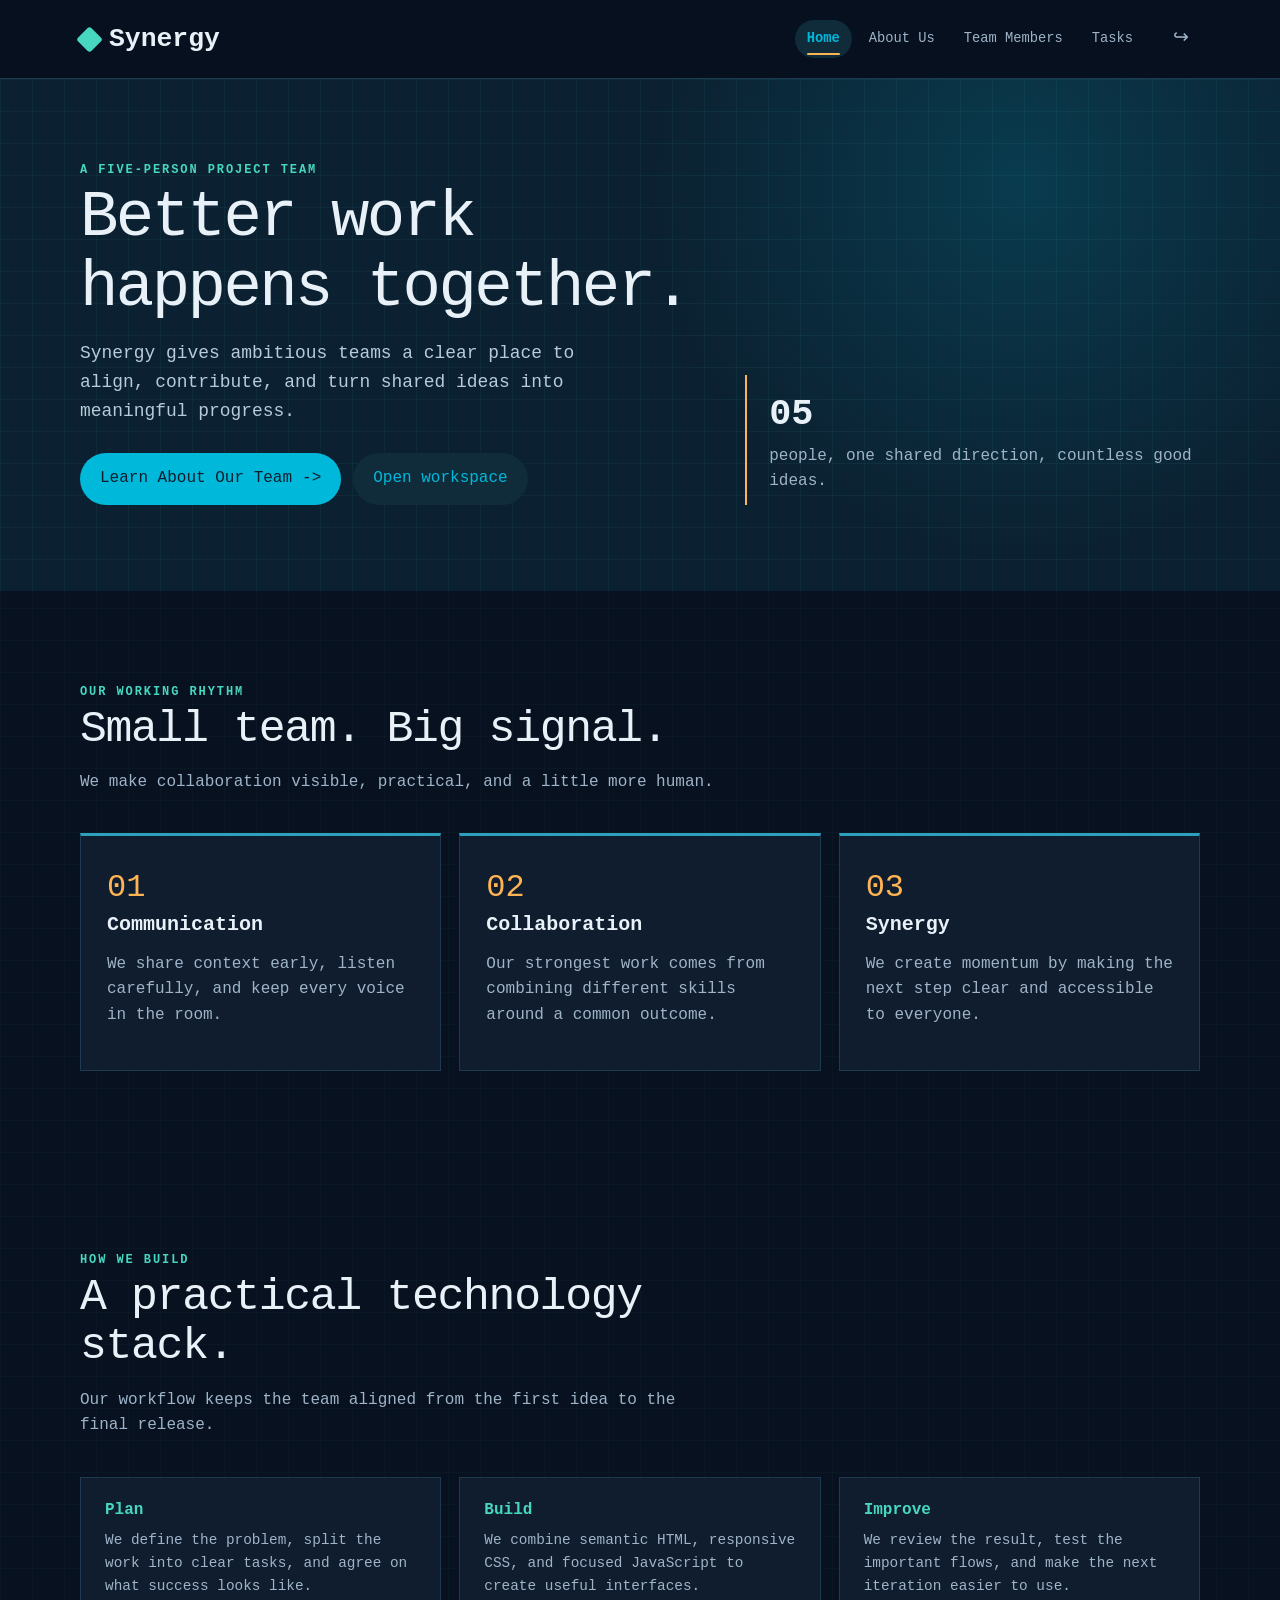
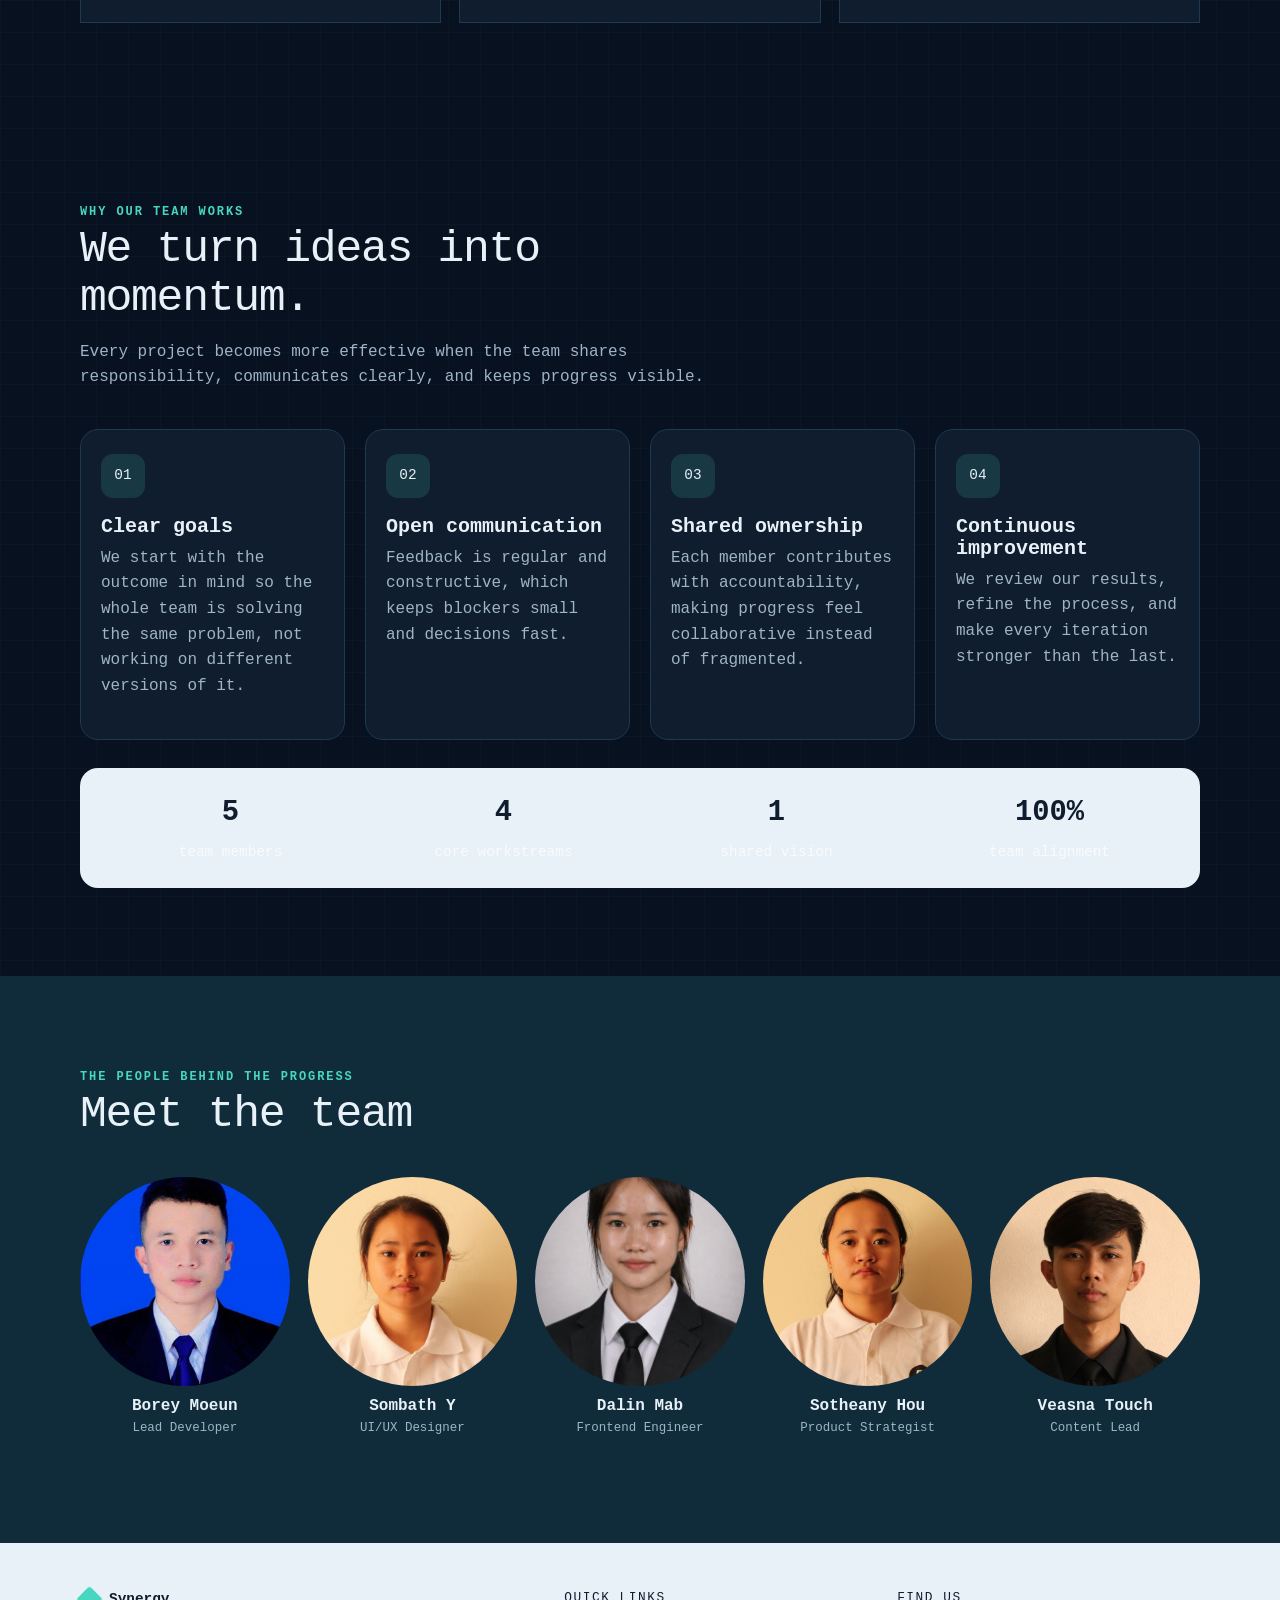
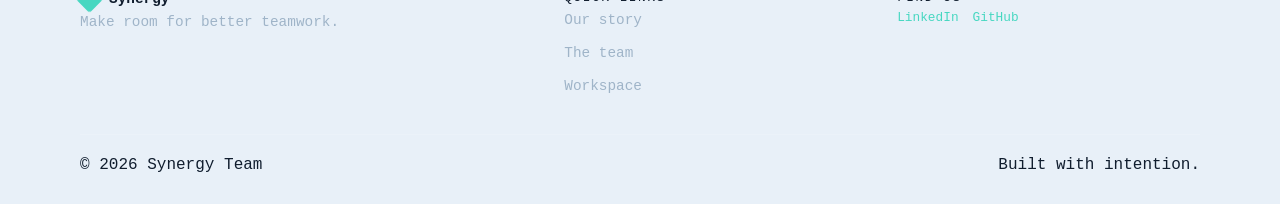
<file: index.html>
<!doctype html>
<html lang="en">

<head>
    <meta charset="UTF-8">
    <meta name="viewport" content="width=device-width, initial-scale=1.0">
    <title>Synergy | Teamwork in motion</title>
    <link rel="stylesheet" href="css/main.css">
    <link rel="stylesheet" href="css/components.css">
    <link rel="stylesheet" href="css/pages/home.css">
</head>

<body>
    <header class="site-header">
        <div class="container navbar"><a class="brand" href="index.html"><span class="brand-mark"></span>Synergy</a>
            <nav aria-label="Main navigation">
                <ul class="nav-links">
                    <li><a class="active" href="index.html">Home</a></li>
                    <li><a href="pages/about.html">About Us</a></li>
                    <li><a href="pages/members.html">Team Members</a></li>
                    <li><a href="pages/tasks.html">Tasks</a></li>
                    <li><a class="nav-icon-link" href="pages/login.html" aria-label="Login" title="Login"><span class="nav-icon" aria-hidden="true">&#8618;</span></a></li>
                </ul>
            </nav>
        </div>
    </header>
    <main class="site-main">
        <section class="home-hero">
            <div class="container hero-grid">
                <div class="hero-copy"><span class="eyebrow">A five-person project team</span>
                    <h1>Better work happens together.</h1>
                    <p>Synergy gives ambitious teams a clear place to align, contribute, and turn shared ideas into
                        meaningful progress.</p>
                    <div class="hero-actions"><a class="btn btn-primary" href="pages/about.html">Learn About Our Team
                            <span>-></span></a><a class="btn btn-quiet" href="pages/tasks.html">Open workspace</a></div>
                </div>
                <div class="hero-note"><strong>05</strong><span>people, one shared direction, countless good
                        ideas.</span></div>
            </div>
        </section>
        <section class="section">
            <div class="container">
                <div class="section-heading"><span class="eyebrow">Our working rhythm</span>
                    <h2>Small team. Big signal.</h2>
                    <p>We make collaboration visible, practical, and a little more human.</p>
                </div>
                <div class="feature-grid">
                    <article class="feature-card"><span class="feature-number">01</span>
                        <h3>Communication</h3>
                        <p>We share context early, listen carefully, and keep every voice in the room.</p>
                    </article>
                    <article class="feature-card"><span class="feature-number">02</span>
                        <h3>Collaboration</h3>
                        <p>Our strongest work comes from combining different skills around a common outcome.</p>
                    </article>
                    <article class="feature-card"><span class="feature-number">03</span>
                        <h3>Synergy</h3>
                        <p>We create momentum by making the next step clear and accessible to everyone.</p>
                    </article>
                </div>
            </div>
        </section>
        <section class="section">
            <div class="container">
                <div class="section-heading"><span class="eyebrow">How we build</span>
                    <h2>A practical technology stack.</h2>
                    <p>Our workflow keeps the team aligned from the first idea to the final release.</p>
                </div>
                <div class="info-grid">
                    <article class="info-card"><h3>Plan</h3><p>We define the problem, split the work into clear tasks, and agree on what success looks like.</p></article>
                    <article class="info-card"><h3>Build</h3><p>We combine semantic HTML, responsive CSS, and focused JavaScript to create useful interfaces.</p></article>
                    <article class="info-card"><h3>Improve</h3><p>We review the result, test the important flows, and make the next iteration easier to use.</p></article>
                </div>
            </div>
        </section>
        <section class="section">
            <div class="container">
                <div class="section-heading"><span class="eyebrow">Why our team works</span>
                    <h2>We turn ideas into momentum.</h2>
                    <p>Every project becomes more effective when the team shares responsibility, communicates clearly, and keeps progress visible.</p>
                </div>
                <div class="impact-grid">
                    <article class="impact-card">
                        <span class="impact-icon">01</span>
                        <h3>Clear goals</h3>
                        <p>We start with the outcome in mind so the whole team is solving the same problem, not working on different versions of it.</p>
                    </article>
                    <article class="impact-card">
                        <span class="impact-icon">02</span>
                        <h3>Open communication</h3>
                        <p>Feedback is regular and constructive, which keeps blockers small and decisions fast.</p>
                    </article>
                    <article class="impact-card">
                        <span class="impact-icon">03</span>
                        <h3>Shared ownership</h3>
                        <p>Each member contributes with accountability, making progress feel collaborative instead of fragmented.</p>
                    </article>
                    <article class="impact-card">
                        <span class="impact-icon">04</span>
                        <h3>Continuous improvement</h3>
                        <p>We review our results, refine the process, and make every iteration stronger than the last.</p>
                    </article>
                </div>
                <div class="stats-strip">
                    <div>
                        <strong>5</strong>
                        <span>team members</span>
                    </div>
                    <div>
                        <strong>4</strong>
                        <span>core workstreams</span>
                    </div>
                    <div>
                        <strong>1</strong>
                        <span>shared vision</span>
                    </div>
                    <div>
                        <strong>100%</strong>
                        <span>team alignment</span>
                    </div>
                </div>
            </div>
        </section>
        <section class="section" style="background:var(--mist)">
            <div class="container">
                <div class="section-heading"><span class="eyebrow">The people behind the progress</span>
                    <h2>Meet the team</h2>
                </div>
                <div class="member-preview">
                    <article class="preview-card"><img class="avatar" src="./pages/img/Borey.jpg"
                            alt="Borey Moeun">
                        <h3>Borey Moeun</h3>
                        <p>Lead Developer</p>
                    </article>
                    <article class="preview-card"><img class="avatar" src="./pages/img/Sombath.jpg"
                            alt="Sombath Y">
                        <h3>Sombath Y</h3>
                        <p>UI/UX Designer</p>
                    </article>
                    <article class="preview-card"><img class="avatar" src="./pages/img/Dalin.jpg"
                            alt="Dalin Mab">
                        <h3>Dalin Mab</h3>
                        <p>Frontend Engineer</p>
                    </article>
                    <article class="preview-card"><img class="avatar" src="./pages/img/Sotheany.jpg"
                            alt="Sotheany Hou">
                        <h3>Sotheany Hou</h3>
                        <p>Product Strategist</p>
                    </article>
                    <article class="preview-card"><img class="avatar" src="./pages/img/Veasna.jpg"
                            alt="Veasna Touch">
                        <h3>Veasna Touch</h3>
                        <p>Content Lead</p>
                    </article>
                </div>
            </div>
        </section>
    </main>
    <footer class="site-footer">
        <div class="container">
            <div class="footer-grid">
                <div><a class="brand" href="index.html"><span class="brand-mark"></span>Synergy</a>
                    <p>Make room for better teamwork.</p>
                </div>
                <div>
                    <div class="footer-heading">Quick links</div>
                    <ul class="footer-links">
                        <li><a href="pages/about.html">Our story</a></li>
                        <li><a href="pages/members.html">The team</a></li>
                        <li><a href="pages/tasks.html">Workspace</a></li>
                    </ul>
                </div>
                <div>
                    <div class="footer-heading">Find us</div>
                    <div class="social-links"><a href="https://www.linkedin.com">LinkedIn</a><a
                            href="https://github.com">GitHub</a></div>
                </div>
            </div>
            <div class="footer-bottom"><span>© 2026 Synergy Team</span><span>Built with intention.</span></div>
        </div>
    </footer>
</body>

</html>
</file>
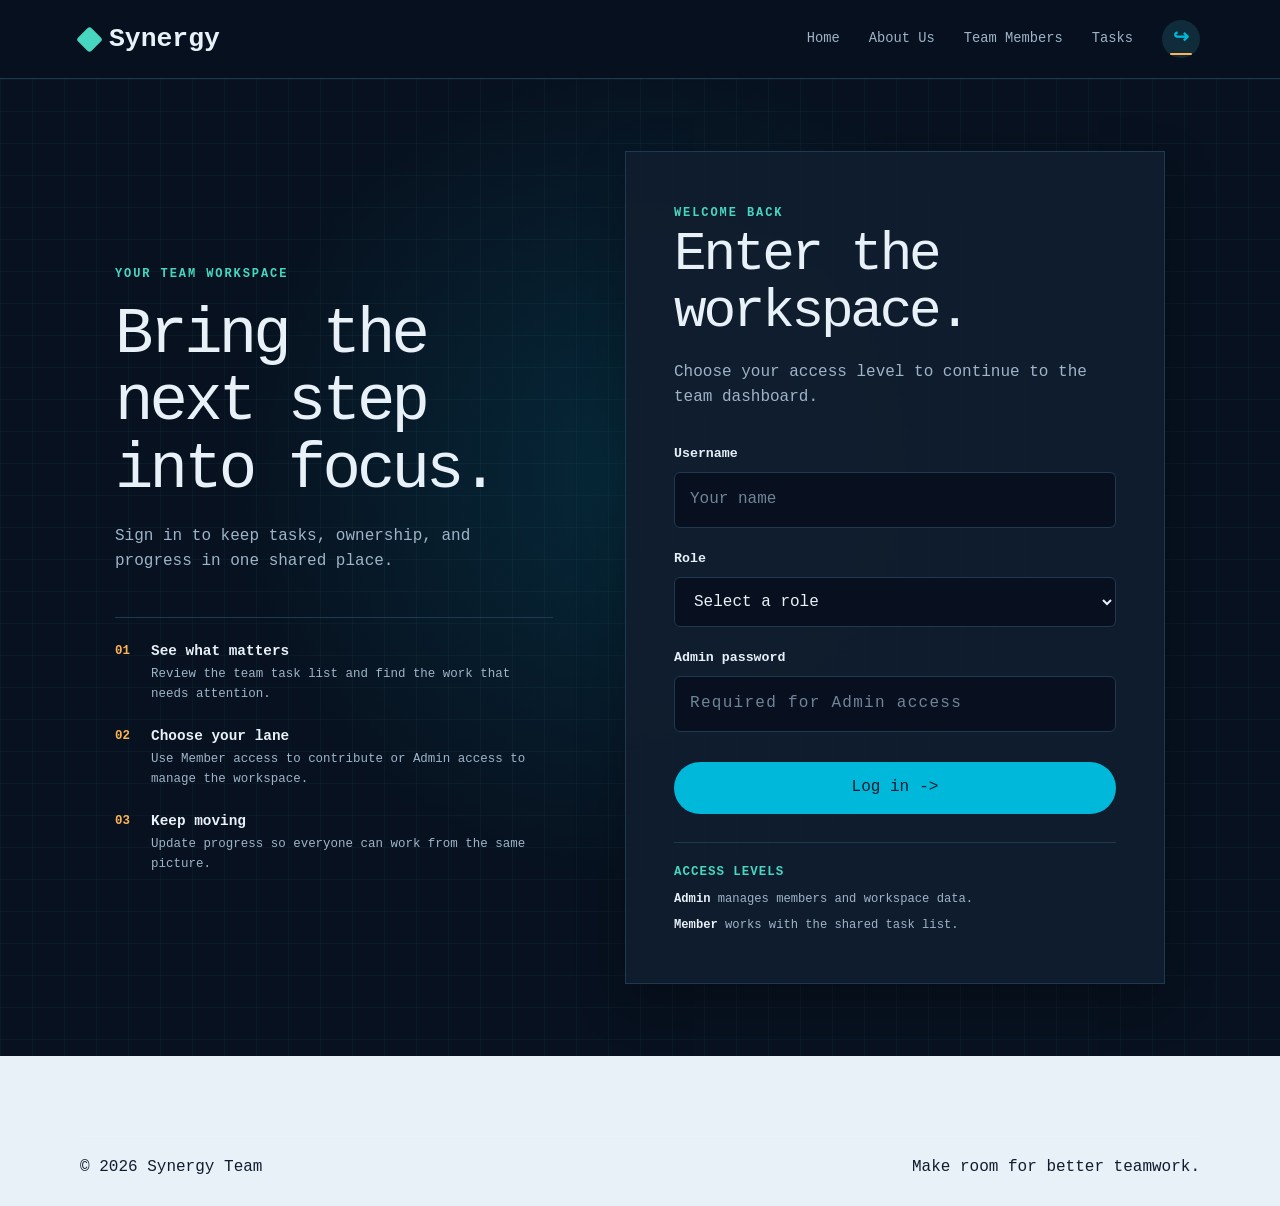
<file: admin/dashboard.html>
<!doctype html>
<html lang="en">

<head>
  <meta charset="UTF-8">
  <meta name="viewport" content="width=device-width, initial-scale=1.0">
  <title>Admin Control Center | Synergy</title>
  <link rel="stylesheet" href="admin.css">
</head>

<body>
  <aside class="admin-sidebar">
    <div class="admin-brand"><span class="brand-pulse"></span>SYNERGY<span class="brand-suffix">/ADMIN</span></div>
    <div class="sidebar-label">Control center</div>
    <nav class="admin-nav" aria-label="Admin navigation">
      <a class="active" href="dashboard.html"><span class="dashboard-icon"
          aria-hidden="true"></span><span>Overview</span></a>
    </nav>
    <div class="system-status"><span class="status-dot"></span>
      <div><strong>Systems online</strong><small>Local workspace</small></div>
    </div>
  </aside>
  <main class="admin-main">
    <header class="admin-topbar">
      <div><span class="admin-kicker">Workspace / Overview</span>
        <h1>Command center</h1>
      </div>
      <div class="admin-user"><span class="user-avatar" id="userInitial">A</span>
        <div><strong id="adminName">Admin</strong><small>Administrator</small></div><button class="icon-button"
          id="logoutButton" type="button" aria-label="Log out">↪</button>
      </div>
    </header>
    <section class="metric-grid" aria-label="Workspace metrics">
      <article class="metric-card accent-cyan"><span class="metric-label">Team nodes</span><strong
          id="memberCount">0</strong><small><i class="trend-up">↗</i> active collaborators</small></article>
      <article class="metric-card accent-lime"><span class="metric-label">Task queue</span><strong
          id="taskCount">0</strong><small><i class="trend-up">↗</i> open assignments</small></article>
      <article class="metric-card accent-orange"><span class="metric-label">System
          state</span><strong>LIVE</strong><small><i class="status-dot"></i> all services ready</small></article>
    </section>
    <section class="admin-grid">
      <article class="admin-panel team-panel">
        <div class="panel-heading">
          <div><span class="admin-kicker">Directory</span>
            <h2>Team nodes</h2>
          </div><span class="panel-count" id="directoryCount">0 nodes</span>
        </div>
        <form class="member-form" id="memberForm"><input id="memberName" type="text" placeholder="New member name"
            aria-label="New member name" required><input id="memberRole" type="text" placeholder="Role or specialty"
            aria-label="Role or specialty" required><input id="memberPhoto" type="url" placeholder="Photo URL"
            aria-label="Photo URL"><button class="tech-button" type="submit">+ Add node</button></form>
        <div class="admin-table-wrap">
          <table class="admin-table">
            <thead>
              <tr>
                <th>Member</th>
                <th>Specialty</th>
                <th>State</th>
                <th>Action</th>
              </tr>
            </thead>
            <tbody id="memberRows"></tbody>
          </table>
        </div>
      </article>
      <article class="admin-panel activity-panel">
        <div class="panel-heading">
          <div><span class="admin-kicker">Live feed</span>
            <h2>Activity</h2>
          </div><span class="live-label"><span class="status-dot"></span> LIVE</span>
        </div>
        <div class="activity-list">
          <div class="activity-item"><span class="activity-icon cyan">+</span>
            <div><strong>Workspace initialized</strong><small>Default team directory loaded</small></div>
            <time>now</time>
          </div>
          <div class="activity-item"><span class="activity-icon lime">✓</span>
            <div><strong>Access verified</strong><small>Admin permissions enabled</small></div><time>now</time>
          </div>
          <div class="activity-item"><span class="activity-icon orange">↗</span>
            <div><strong>Network ready</strong><small>All local services responding</small></div><time>now</time>
          </div>
        </div>
      </article>
    </section>
    <footer class="admin-footer"><span>SYNERGY ADMIN CONSOLE <b>v1.0</b></span><span>Secure local session</span>
    </footer>
  </main>
  <script src="admin.js"></script>
</body>

</html>
</file>
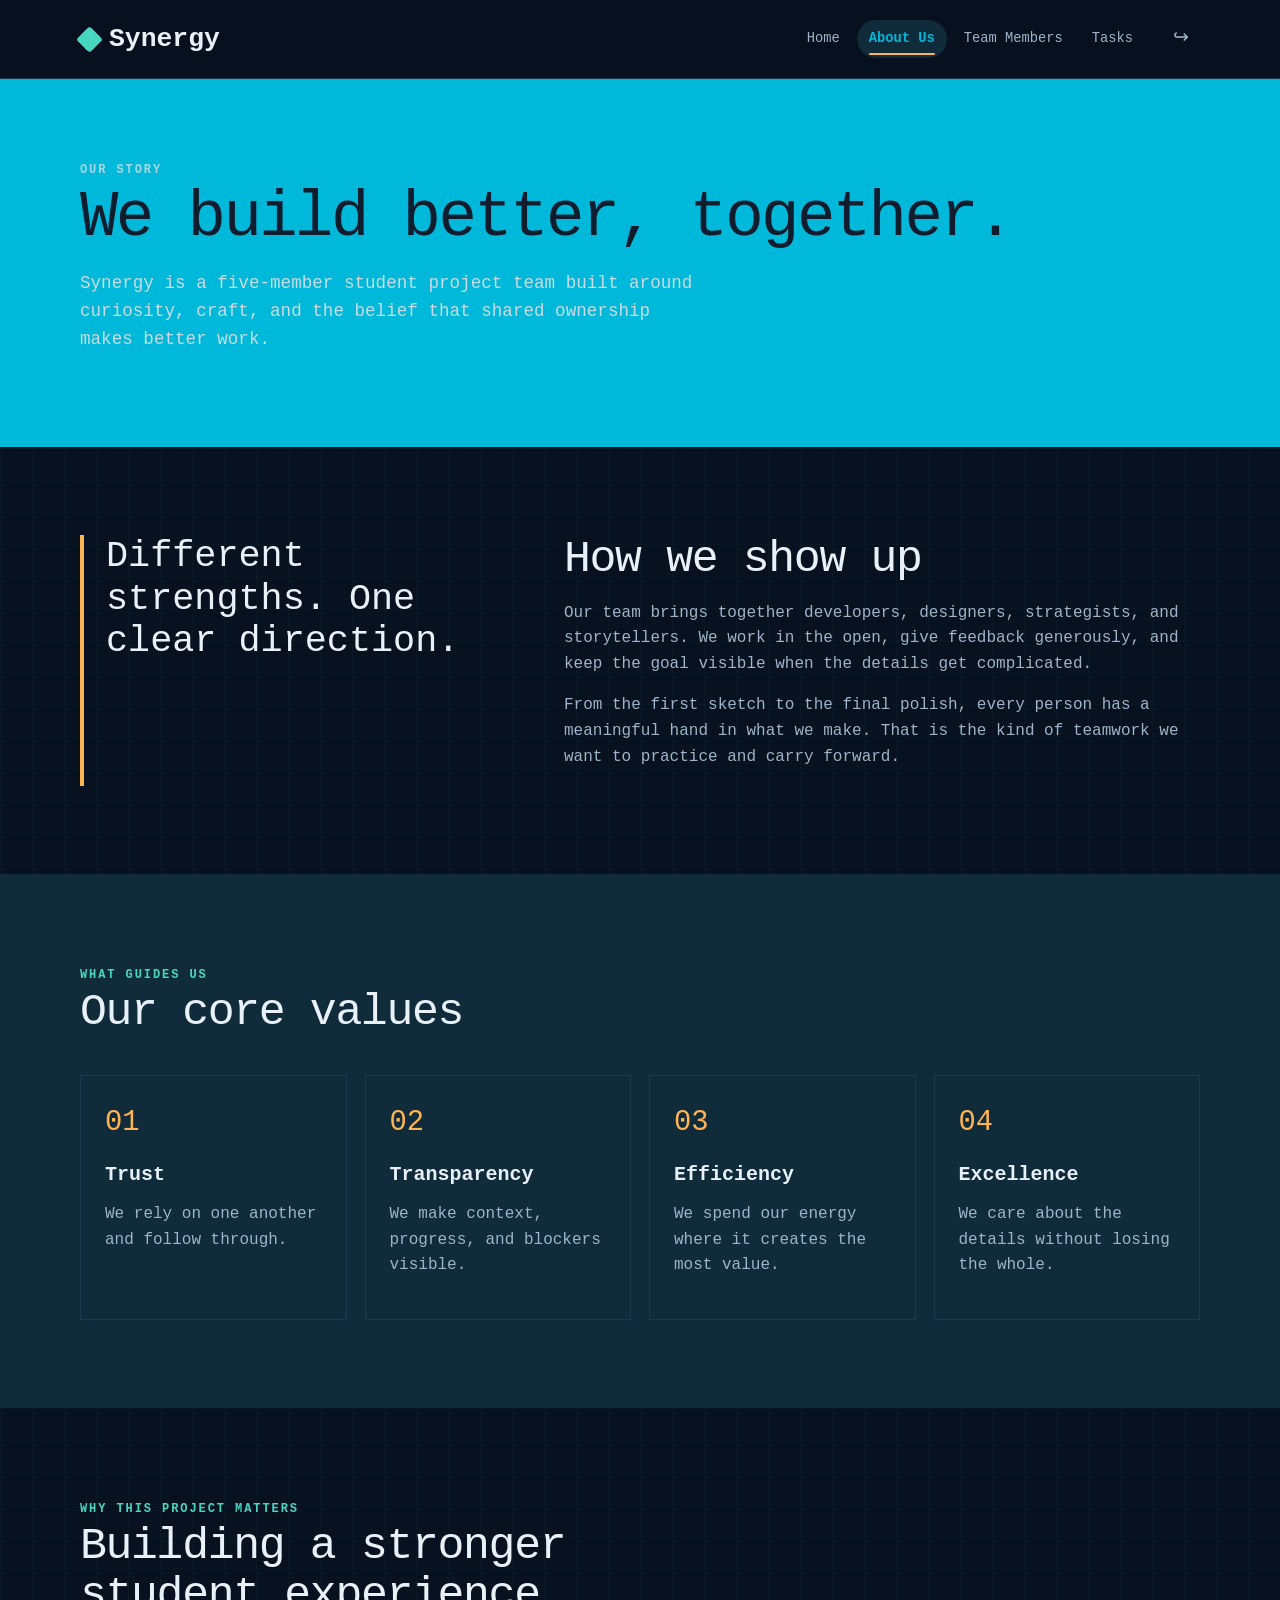
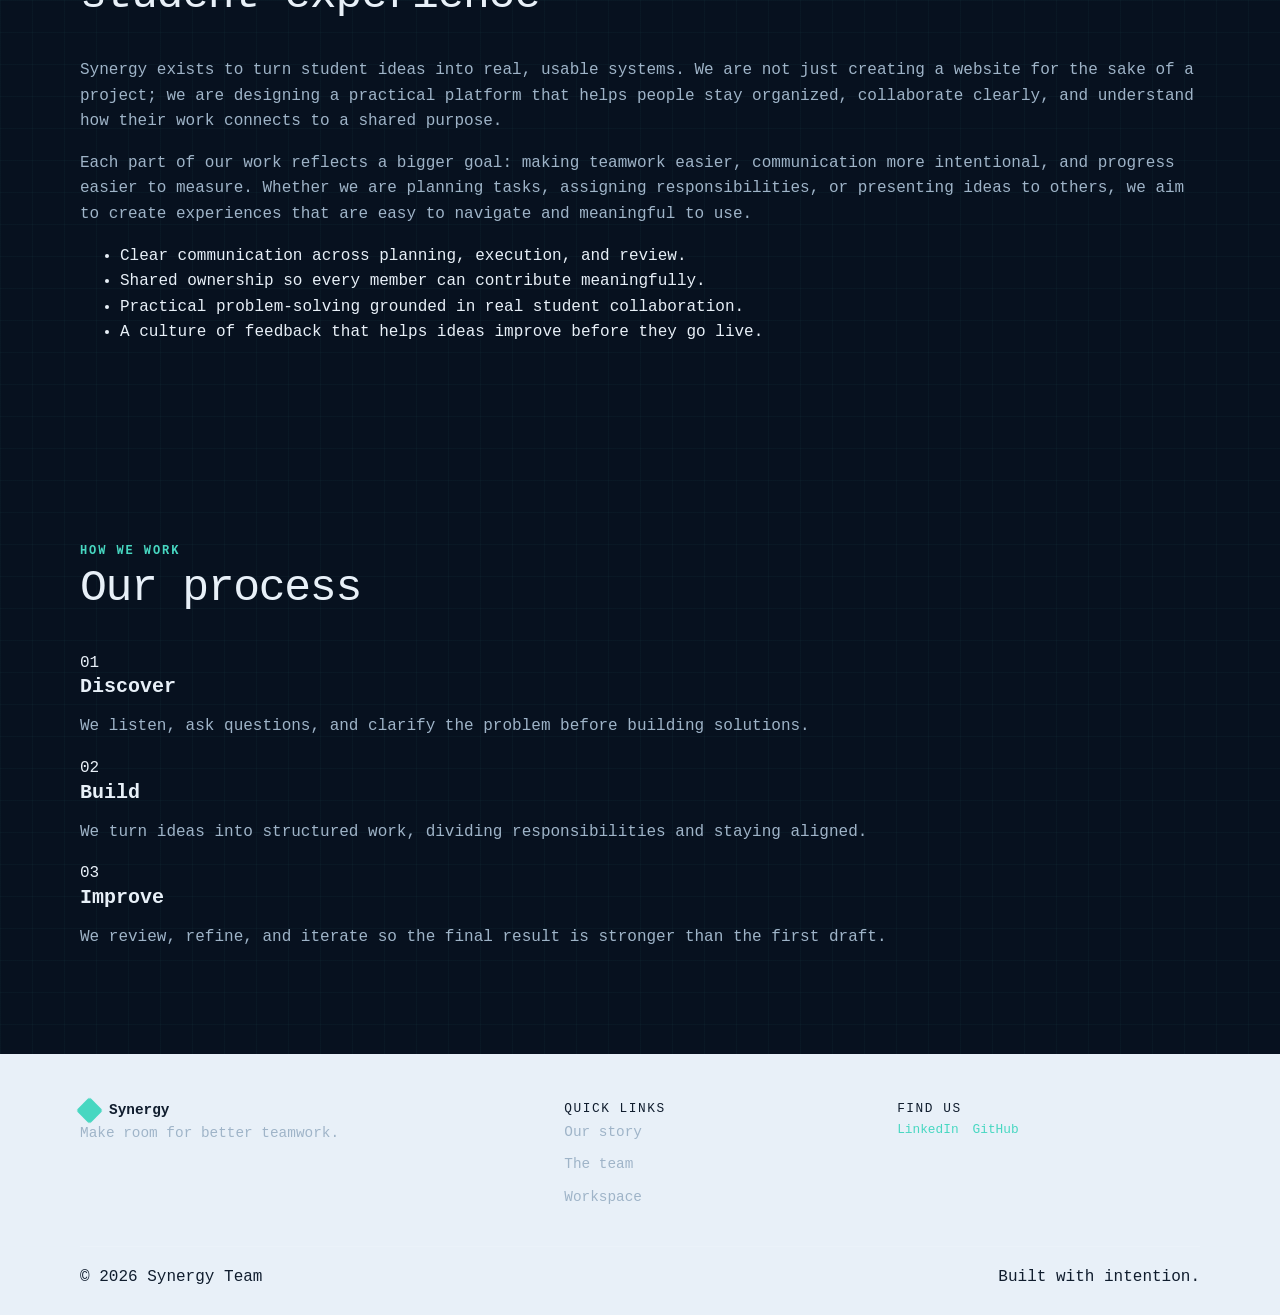
<file: pages/about.html>
<!doctype html>
<html lang="en">

<head>
    <meta charset="UTF-8">
    <meta name="viewport" content="width=device-width, initial-scale=1.0">
    <title>About | Synergy</title>
    <link rel="stylesheet" href="../css/main.css">
    <link rel="stylesheet" href="../css/components.css">
    <link rel="stylesheet" href="../css/pages/about.css">
</head>

<body>
    <header class="site-header">
        <div class="container navbar"><a class="brand" href="../index.html"><span class="brand-mark"></span>Synergy</a>
            <nav aria-label="Main navigation">
                <ul class="nav-links">
                    <li><a href="../index.html">Home</a></li>
                    <li><a class="active" href="about.html">About Us</a></li>
                    <li><a href="members.html">Team Members</a></li>
                    <li><a href="tasks.html">Tasks</a></li>
                    <li><a class="nav-icon-link" href="login.html" aria-label="Login" title="Login"><span
                                class="nav-icon" aria-hidden="true">&#8618;</span></a></li>
                </ul>
            </nav>
        </div>
    </header>
    <main class="site-main">
        <section class="page-intro">
            <div class="container"><span class="eyebrow" style="color:#a9d6e5">Our story</span>
                <h1>We build better, together.</h1>
                <p>Synergy is a five-member student project team built around curiosity, craft, and the belief that
                    shared ownership makes better work.</p>
            </div>
        </section>
        <section class="section">
            <div class="container about-story">
                <div class="story-marker">Different strengths. One clear direction.</div>
                <div>
                    <h2>How we show up</h2>
                    <p>Our team brings together developers, designers, strategists, and storytellers. We work in the
                        open, give feedback generously, and keep the goal visible when the details get complicated.</p>
                    <p>From the first sketch to the final polish, every person has a meaningful hand in what we make.
                        That is the kind of teamwork we want to practice and carry forward.</p>
                </div>
            </div>
        </section>
        <section class="section" style="background:var(--mist)">
            <div class="container">
                <div class="section-heading"><span class="eyebrow">What guides us</span>
                    <h2>Our core values</h2>
                </div>
                <div class="value-grid">
                    <article class="value-card"><span>01</span>
                        <h3>Trust</h3>
                        <p>We rely on one another and follow through.</p>
                    </article>
                    <article class="value-card"><span>02</span>
                        <h3>Transparency</h3>
                        <p>We make context, progress, and blockers visible.</p>
                    </article>
                    <article class="value-card"><span>03</span>
                        <h3>Efficiency</h3>
                        <p>We spend our energy where it creates the most value.</p>
                    </article>
                    <article class="value-card"><span>04</span>
                        <h3>Excellence</h3>
                        <p>We care about the details without losing the whole.</p>
                    </article>
                </div>
            </div>
        </section>

        <section class="section">
            <div class="container about-details">
                <div class="section-heading left-align">
                    <span class="eyebrow">Why this project matters</span>
                    <h2>Building a stronger student experience</h2>
                </div>
                <div class="about-panel">
                    <p>Synergy exists to turn student ideas into real, usable systems. We are not just creating a
                        website for the sake of a project; we are designing a practical platform that helps people stay
                        organized, collaborate clearly, and understand how their work connects to a shared purpose.</p>
                    <p>Each part of our work reflects a bigger goal: making teamwork easier, communication more
                        intentional, and progress easier to measure. Whether we are planning tasks, assigning
                        responsibilities, or presenting ideas to others, we aim to create experiences that are easy to
                        navigate and meaningful to use.</p>
                </div>
                <ul class="info-list">
                    <li>Clear communication across planning, execution, and review.</li>
                    <li>Shared ownership so every member can contribute meaningfully.</li>
                    <li>Practical problem-solving grounded in real student collaboration.</li>
                    <li>A culture of feedback that helps ideas improve before they go live.</li>
                </ul>
            </div>
        </section>

        <section class="section alt-section">
            <div class="container">
                <div class="section-heading"><span class="eyebrow">How we work</span>
                    <h2>Our process</h2>
                </div>
                <div class="process-grid">
                    <article class="process-card">
                        <span>01</span>
                        <h3>Discover</h3>
                        <p>We listen, ask questions, and clarify the problem before building solutions.</p>
                    </article>
                    <article class="process-card">
                        <span>02</span>
                        <h3>Build</h3>
                        <p>We turn ideas into structured work, dividing responsibilities and staying aligned.</p>
                    </article>
                    <article class="process-card">
                        <span>03</span>
                        <h3>Improve</h3>
                        <p>We review, refine, and iterate so the final result is stronger than the first draft.</p>
                    </article>
                </div>
            </div>
        </section>
    </main>
    <footer class="site-footer">
        <div class="container">
            <div class="footer-grid">
                <div><a class="brand" href="../index.html"><span class="brand-mark"></span>Synergy</a>
                    <p>Make room for better teamwork.</p>
                </div>
                <div>
                    <div class="footer-heading">Quick links</div>
                    <ul class="footer-links">
                        <li><a href="about.html">Our story</a></li>
                        <li><a href="members.html">The team</a></li>
                        <li><a href="tasks.html">Workspace</a></li>
                    </ul>
                </div>
                <div>
                    <div class="footer-heading">Find us</div>
                    <div class="social-links"><a href="https://www.linkedin.com">LinkedIn</a><a
                            href="https://github.com">GitHub</a></div>
                </div>
            </div>
            <div class="footer-bottom"><span>© 2026 Synergy Team</span><span>Built with intention.</span></div>
        </div>
    </footer>

</body>

</html>
</file>
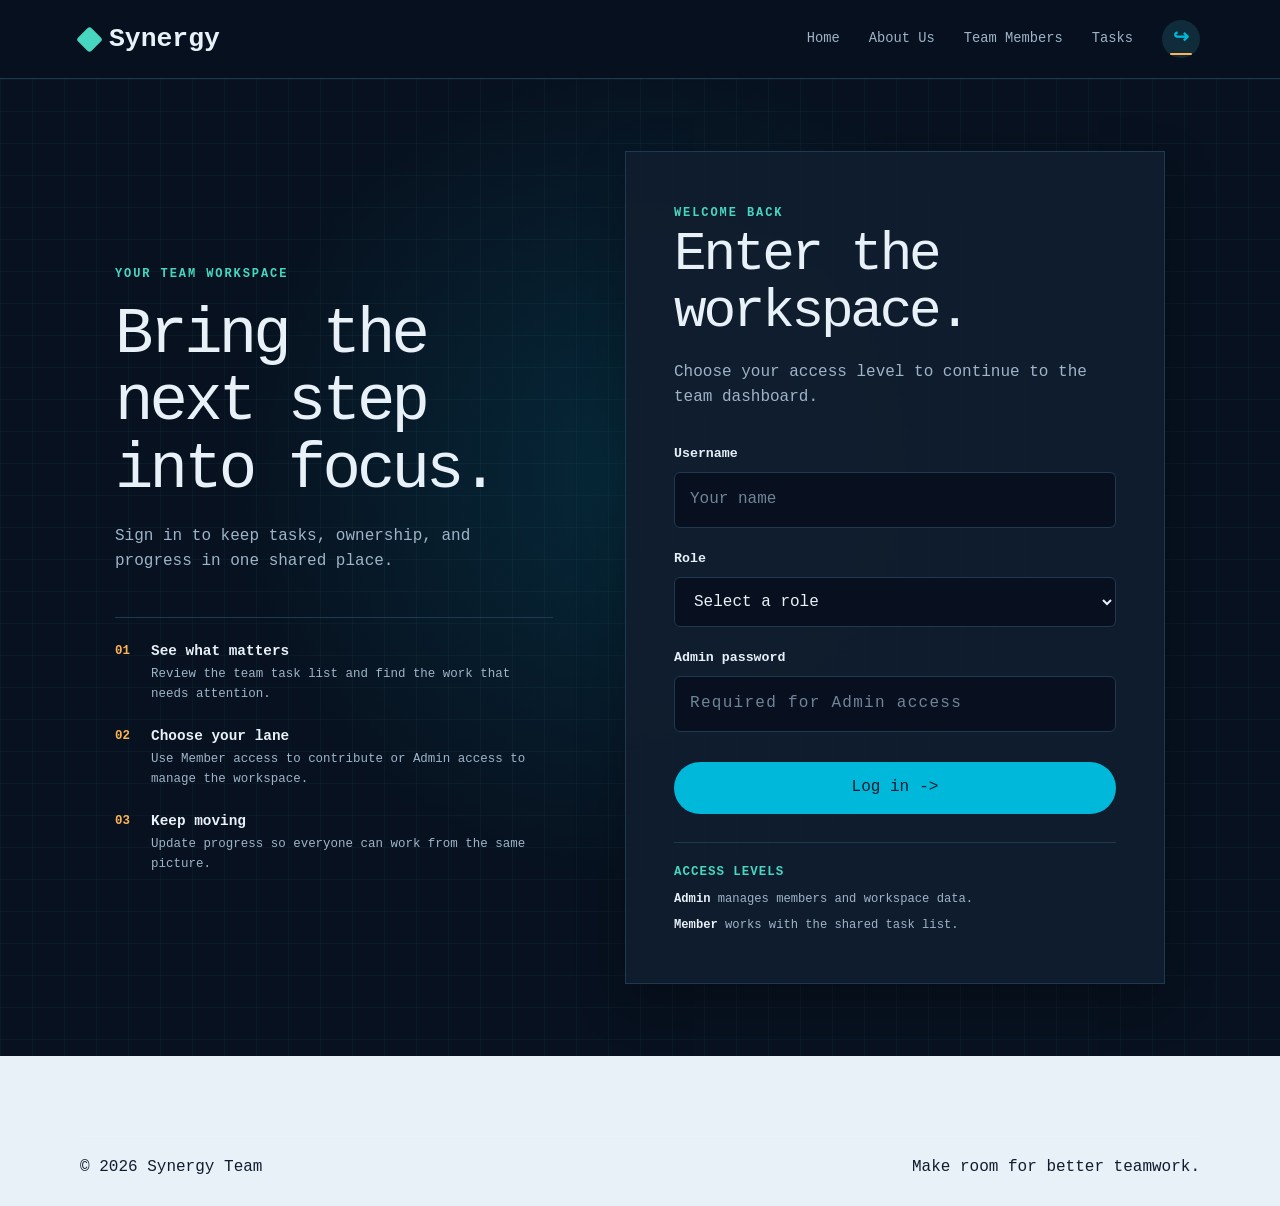
<file: pages/dashboard.html>
<!doctype html>
<html lang="en"><head><meta charset="UTF-8"><meta name="viewport" content="width=device-width, initial-scale=1.0"><title>Dashboard | Synergy</title><link rel="stylesheet" href="../css/main.css"><link rel="stylesheet" href="../css/components.css"><link rel="stylesheet" href="../css/pages/dashboard.css"></head><body>
<header class="site-header"><div class="container navbar"><a class="brand" href="../index.html"><span class="brand-mark"></span>Synergy</a><nav aria-label="Main navigation"><ul class="nav-links"><li><a href="../index.html">Home</a></li><li><a href="about.html">About Us</a></li><li><a href="members.html">Team Members</a></li><li><a href="tasks.html">Tasks</a></li><li><a class="nav-icon-link" href="login.html" aria-label="Login" title="Login"><span class="nav-icon" aria-hidden="true">&#8618;</span></a></li></ul></nav></div></header>
<main class="site-main"><div class="container"><div class="dashboard-header"><div><span class="eyebrow">Admin console</span><h1>Team dashboard</h1><p>Keep the people and the project moving together.</p></div><div class="dashboard-actions"><div class="user-status"><strong id="currentUsername">Guest</strong><span id="currentRole">Not signed in</span></div><button class="btn btn-quiet" type="button" onclick="logout()">Log out</button></div></div><div class="auth-warning" id="authWarning" hidden></div><div class="dashboard-stats"><div class="stat-card"><span>Team size</span><strong id="memberCount">0</strong></div><div class="stat-card"><span>Workspace</span><strong>Active</strong></div><div class="stat-card"><span>Access</span><strong id="accessLevel">View only</strong></div></div><div class="dashboard-layout"><aside class="panel admin-only"><h3>Add a member</h3><form id="memberForm"><div class="form-field"><label for="memberName">Name</label><input id="memberName" type="text" required placeholder="Full name"></div><div class="form-field"><label for="memberRole">Role</label><input id="memberRole" type="text" required placeholder="Team role"></div><button class="btn btn-primary" type="submit">Add member</button></form></aside><section class="panel"><h3>Current team</h3><div class="table-wrap"><table class="member-table"><thead><tr><th>Name</th><th>Role</th><th>Action</th></tr></thead><tbody id="memberRows"></tbody></table></div></section></div></div></main>
<footer class="site-footer"><div class="container"><div class="footer-bottom"><span>© 2026 Synergy Team</span><span>Workspace access</span></div></div></footer><script src="../js/auth.js"></script><script src="../js/members.js"></script></body></html>
</file>
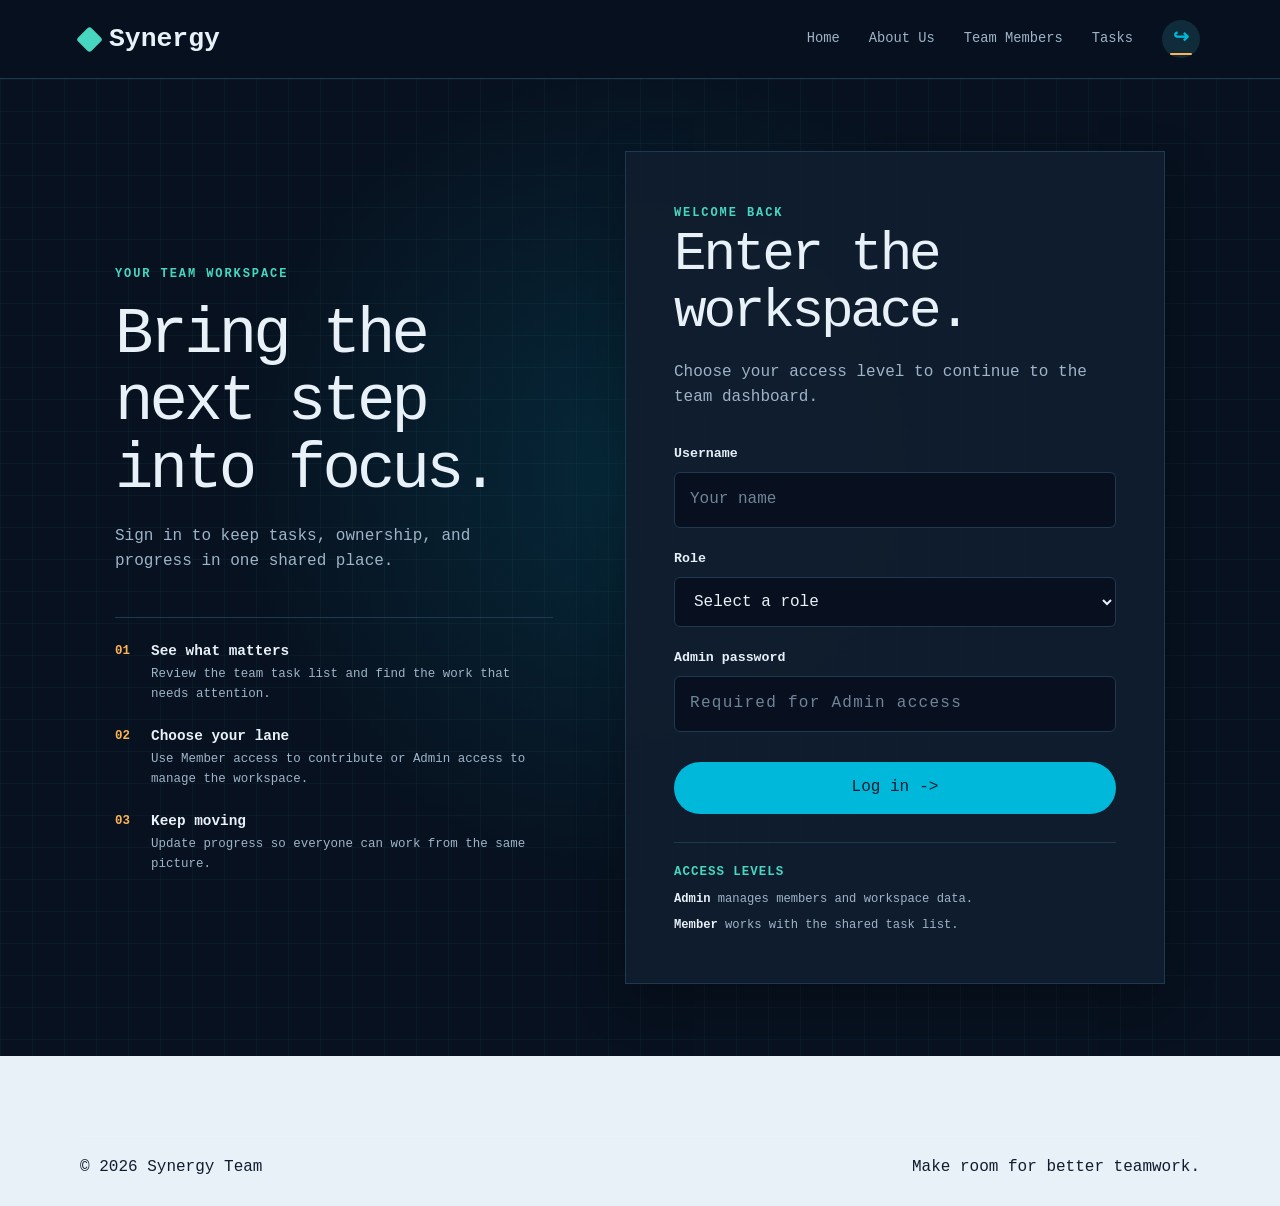
<file: pages/login.html>
<!doctype html>
<html lang="en">

<head>
    <meta charset="UTF-8">
    <meta name="viewport" content="width=device-width, initial-scale=1.0">
    <title>Login | Synergy</title>
    <link rel="stylesheet" href="../css/main.css">
    <link rel="stylesheet" href="../css/components.css">
    <link rel="stylesheet" href="../css/pages/login.css">
</head>

<body>
    <header class="site-header">
        <div class="container navbar"><a class="brand" href="../index.html"><span class="brand-mark"></span>Synergy</a>
            <nav aria-label="Main navigation">
                <ul class="nav-links">
                    <li><a href="../index.html">Home</a></li>
                    <li><a href="about.html">About Us</a></li>
                    <li><a href="members.html">Team Members</a></li>
                    <li><a href="tasks.html">Tasks</a></li>
                    <li><a class="nav-icon-link active" href="login.html" aria-label="Login" title="Login"><span
                                class="nav-icon" aria-hidden="true">&#8618;</span></a></li>
                </ul>
            </nav>
        </div>
    </header>
    <main class="login-page">
        <div class="login-layout">
            <aside class="login-intro"><span class="eyebrow">Your team workspace</span>
                <h1>Bring the next step into focus.</h1>
                <p>Sign in to keep tasks, ownership, and progress in one shared place.</p>
                <div class="login-points">
                    <div><span>01</span><strong>See what matters</strong>
                        <p>Review the team task list and find the work that needs attention.</p>
                    </div>
                    <div><span>02</span><strong>Choose your lane</strong>
                        <p>Use Member access to contribute or Admin access to manage the workspace.</p>
                    </div>
                    <div><span>03</span><strong>Keep moving</strong>
                        <p>Update progress so everyone can work from the same picture.</p>
                    </div>
                </div>
            </aside>
            <form class="login-card" id="loginForm"><span class="eyebrow">Welcome back</span>
                <h2>Enter the workspace.</h2>
                <p>Choose your access level to continue to the team dashboard.</p>
                <div class="form-field"><label for="username">Username</label><input id="username" name="username"
                        type="text" placeholder="Your name" required></div>
                <div class="form-field"><label for="role">Role</label><select id="role" name="role" required>
                        <option value="">Select a role</option>
                        <option value="Admin">Admin</option>
                        <option value="Member">Member</option>
                    </select></div>
                <div class="form-field"><label for="password">Admin password</label><input id="password" name="password"
                        type="password" placeholder="Required for Admin access" autocomplete="current-password"></div>
                <button class="btn btn-primary" type="submit">Log in <span>-></span></button>
                <div class="form-message" id="loginMessage" role="status"></div>
                <div class="login-details"><strong>Access levels</strong><span><b>Admin</b> manages members and
                        workspace data.</span><span><b>Member</b> works with the shared task list.</span></div>
            </form>
        </div>
    </main>
    <footer class="site-footer">
        <div class="container">
            <div class="footer-bottom"><span>© 2026 Synergy Team</span><span>Make room for better teamwork.</span></div>
        </div>
    </footer>
    <script src="../js/auth.js"></script>
</body>

</html>
</file>
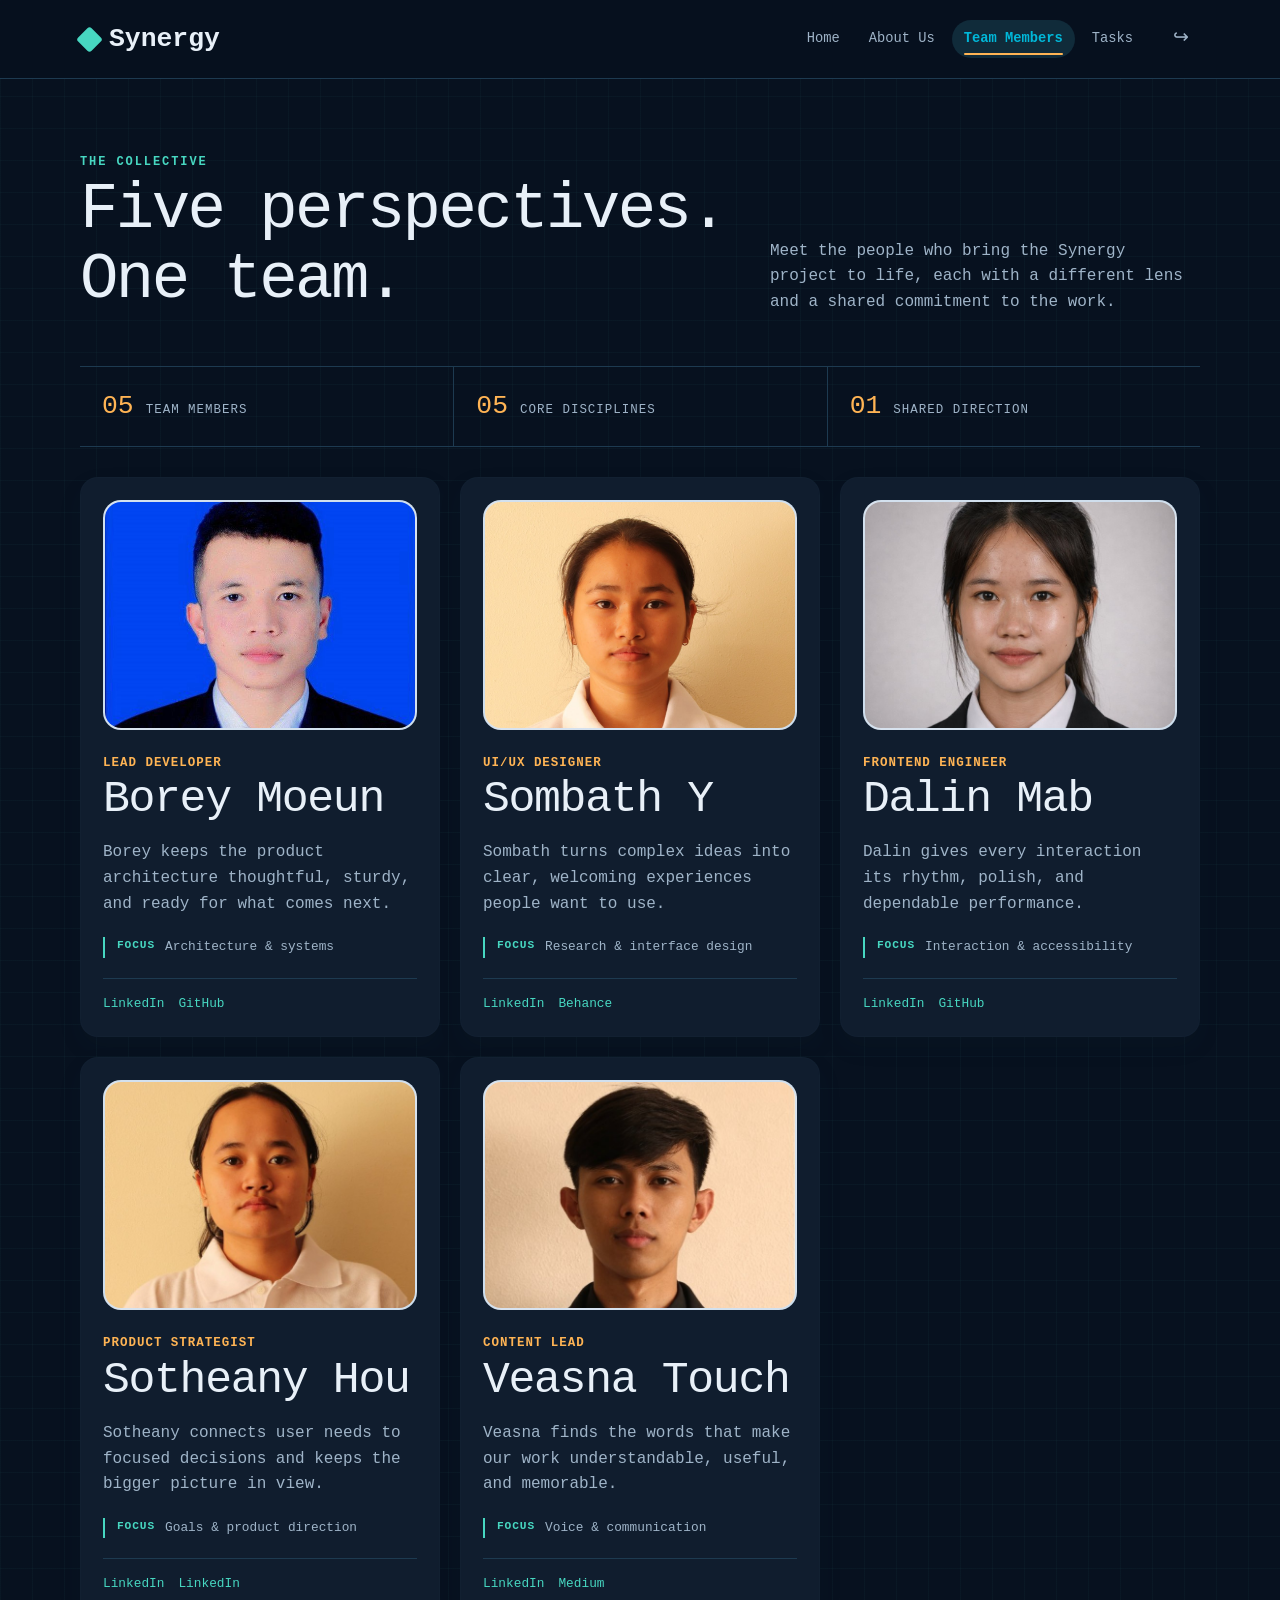
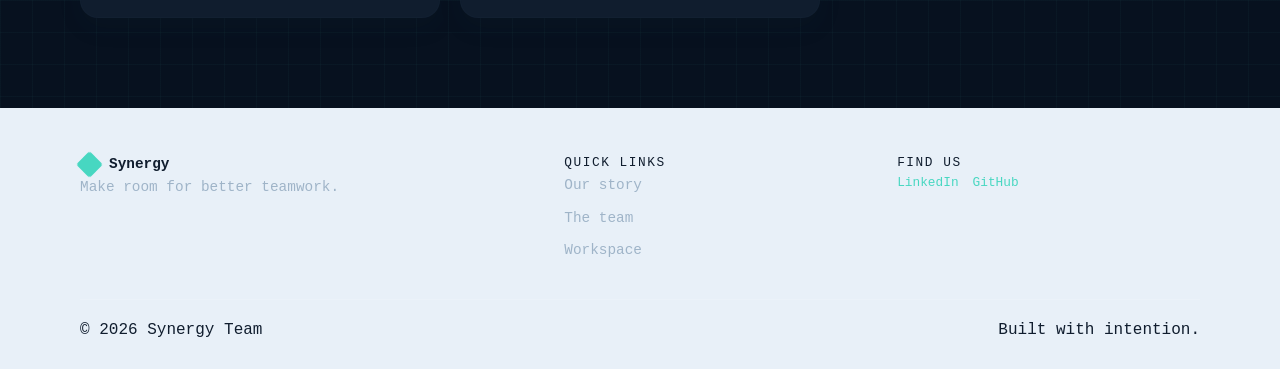
<file: pages/members.html>
<!doctype html>
<html lang="en">

<head>
    <meta charset="UTF-8">
    <meta name="viewport" content="width=device-width, initial-scale=1.0">
    <title>Team Members | Synergy</title>
    <link rel="stylesheet" href="../css/main.css">
    <link rel="stylesheet" href="../css/components.css">
    <link rel="stylesheet" href="../css/pages/members.css">
</head>

<body>
    <header class="site-header">
        <div class="container navbar"><a class="brand" href="../index.html"><span class="brand-mark"></span>Synergy</a>
            <nav aria-label="Main navigation">
                <ul class="nav-links">
                    <li><a href="../index.html">Home</a></li>
                    <li><a href="about.html">About Us</a></li>
                    <li><a class="active" href="members.html">Team Members</a></li>
                    <li><a href="tasks.html">Tasks</a></li>
                    <li><a class="nav-icon-link" href="login.html" aria-label="Login" title="Login"><span
                                class="nav-icon" aria-hidden="true">&#8618;</span></a></li>
                </ul>
            </nav>
        </div>

    </header>
    <main class="site-main">
        <div class="container">
            <div class="members-header">
                <div><span class="eyebrow">The collective</span>
                    <h1>Five perspectives.<br>One team.</h1>
                </div>
                <p>Meet the people who bring the Synergy project to life, each with a different lens and a shared
                    commitment to the work.</p>
            </div>
                <section class="team-overview" aria-label="Team overview">
                <div><strong>05</strong><span>team members</span></div>
                <div><strong>05</strong><span>core disciplines</span></div>
                <div><strong>01</strong><span>shared direction</span></div>
                </section>
            <div class="member-grid">
                <article class="member-card"><img class="avatar" src="./img/Borey.jpg"
                        alt="Borey Moeun"><span class="member-role">Lead Developer</span>
                    <h2>Borey Moeun</h2>
                    <p>Borey keeps the product architecture thoughtful, sturdy, and ready for what comes next.</p>
                    <dl class="member-details"><div><dt>Focus</dt><dd>Architecture &amp; systems</dd></div></dl>
                    <div class="social-links"><a href="https://linkedin.com">LinkedIn</a><a
                            href="https://github.com">GitHub</a></div>
                </article>
                <article class="member-card"><img class="avatar" src="./img/Sombath.jpg"
                        alt="Sombath Y"><span class="member-role">UI/UX Designer</span>
                    <h2>Sombath Y</h2>
                    <p>Sombath turns complex ideas into clear, welcoming experiences people want to use.</p>
                    <dl class="member-details"><div><dt>Focus</dt><dd>Research &amp; interface design</dd></div></dl>
                    <div class="social-links"><a href="https://linkedin.com">LinkedIn</a><a
                            href="https://behance.net">Behance</a></div>
                </article>
                <article class="member-card"><img class="avatar" src="./img/Dalin.jpg"
                        alt="Dalin Mab"><span class="member-role">Frontend Engineer</span>
                    <h2>Dalin Mab</h2>
                    <p>Dalin gives every interaction its rhythm, polish, and dependable performance.</p>
                    <dl class="member-details"><div><dt>Focus</dt><dd>Interaction &amp; accessibility</dd></div></dl>
                    <div class="social-links"><a href="https://linkedin.com">LinkedIn</a><a
                            href="https://github.com">GitHub</a></div>
                </article>
                <article class="member-card"><img class="avatar" src="./img/Sotheany.jpg"
                        alt="Sotheany Hou"><span class="member-role">Product Strategist</span>
                    <h2>Sotheany Hou</h2>
                    <p>Sotheany connects user needs to focused decisions and keeps the bigger picture in view.</p>
                    <dl class="member-details"><div><dt>Focus</dt><dd>Goals &amp; product direction</dd></div></dl>
                    <div class="social-links"><a href="https://linkedin.com">LinkedIn</a><a
                            href="https://linkedin.com">LinkedIn</a></div>
                </article>
                <article class="member-card"><img class="avatar" src="./img/Veasna.jpg"
                        alt="Veasna Touch"><span class="member-role">Content Lead</span>
                    <h2>Veasna Touch</h2>
                    <p>Veasna finds the words that make our work understandable, useful, and memorable.</p>
                    <dl class="member-details"><div><dt>Focus</dt><dd>Voice &amp; communication</dd></div></dl>
                    <div class="social-links"><a href="https://linkedin.com">LinkedIn</a><a
                            href="https://medium.com">Medium</a></div>
                </article>
            </div>
        </div>
    </main>
    <footer class="site-footer">
        <div class="container">
            <div class="footer-grid">
                <div><a class="brand" href="../index.html"><span class="brand-mark"></span>Synergy</a>
                    <p>Make room for better teamwork.</p>
                </div>
                <div>
                    <div class="footer-heading">Quick links</div>
                    <ul class="footer-links">
                        <li><a href="about.html">Our story</a></li>
                        <li><a href="members.html">The team</a></li>
                        <li><a href="tasks.html">Workspace</a></li>
                    </ul>
                </div>
                <div>
                    <div class="footer-heading">Find us</div>
                    <div class="social-links"><a href="https://www.linkedin.com">LinkedIn</a><a
                            href="https://github.com">GitHub</a></div>
                </div>
            </div>
            <div class="footer-bottom"><span>© 2026 Synergy Team</span><span>Built with intention.</span></div>
        </div>
    </footer>
</body>

</html>
</file>
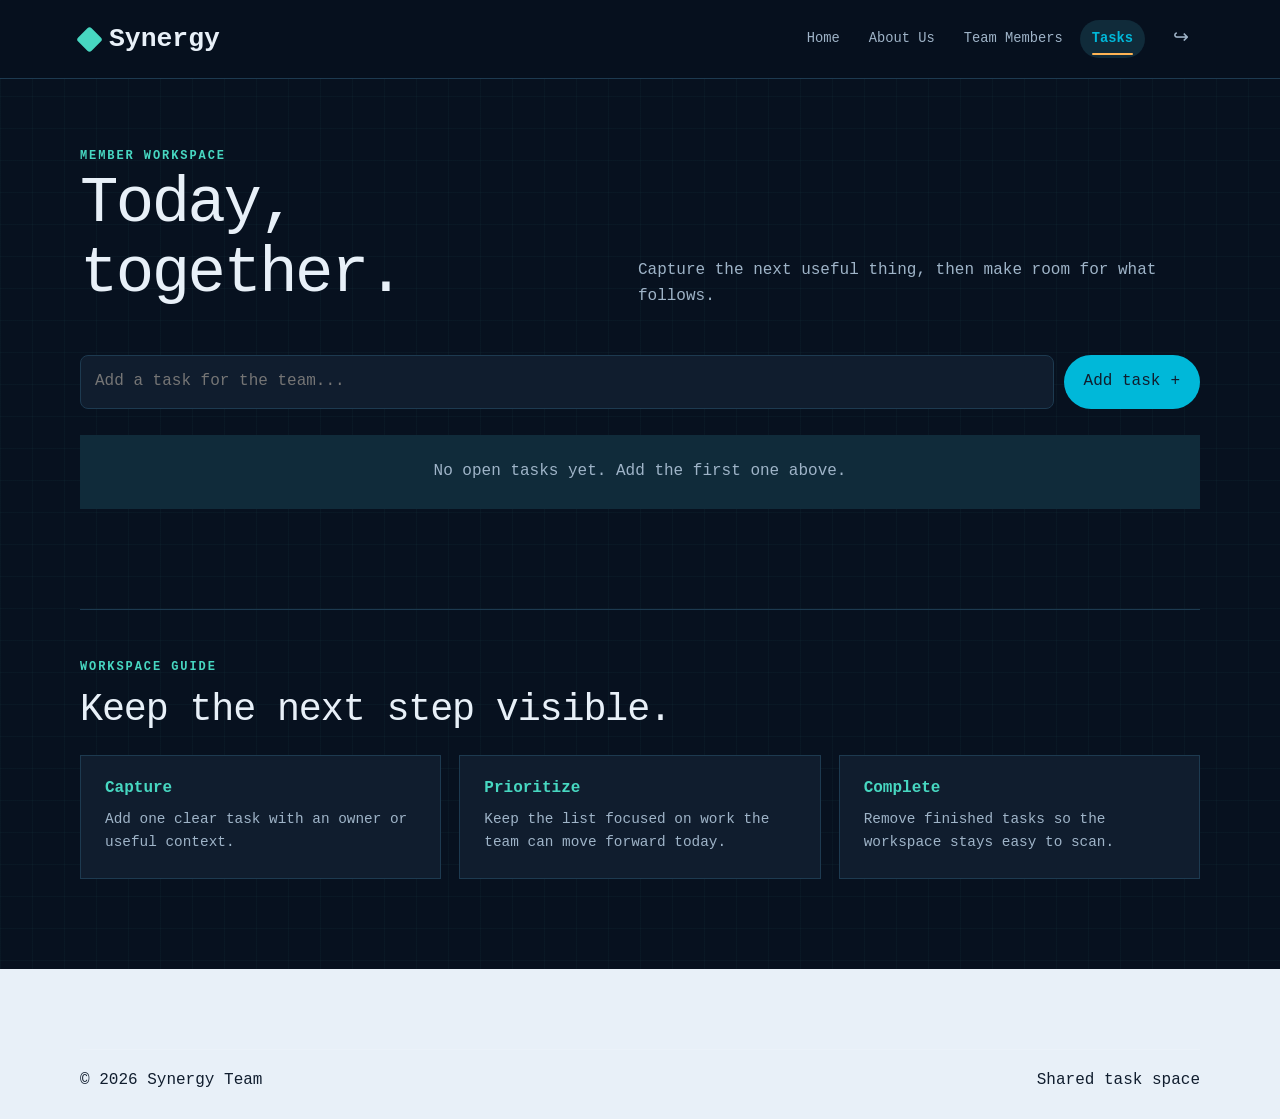
<file: pages/tasks.html>
<!doctype html>
<html lang="en">

<head>
    <meta charset="UTF-8">
    <meta name="viewport" content="width=device-width, initial-scale=1.0">
    <title>Tasks | Synergy</title>
    <link rel="stylesheet" href="../css/main.css">
    <link rel="stylesheet" href="../css/components.css">
    <link rel="stylesheet" href="../css/pages/tasks.css">
</head>

<body>
    <header class="site-header">
        <div class="container navbar"><a class="brand" href="../index.html"><span class="brand-mark"></span>Synergy</a>
            <nav aria-label="Main navigation">
                <ul class="nav-links">
                    <li><a href="../index.html">Home</a></li>
                    <li><a href="about.html">About Us</a></li>
                    <li><a href="members.html">Team Members</a></li>
                    <li><a class="active" href="tasks.html">Tasks</a></li>
                    <li><a class="nav-icon-link" href="login.html" aria-label="Login" title="Login"><span
                                class="nav-icon" aria-hidden="true">&#8618;</span></a></li>
                </ul>
            </nav>
        </div>
    </header>
    <main class="site-main">
        <div class="container">
            <div class="tasks-header">
                <div><span class="eyebrow">Member workspace</span>
                    <h1>Today, together.</h1>
                </div>
                <p>Capture the next useful thing, then make room for what follows.</p>
            </div>
            <form class="task-form" id="taskForm"><label class="sr-only" for="taskInput">New task</label><input
                    id="taskInput" type="text" placeholder="Add a task for the team..." required><button
                    class="btn btn-primary" type="submit">Add task <span>+</span></button></form>
            <ul class="task-list" id="taskList"></ul>
            <section class="workspace-guide"><span class="eyebrow">Workspace guide</span>
                <h2>Keep the next step visible.</h2>
                <div class="info-grid">
                    <article class="info-card">
                        <h3>Capture</h3>
                        <p>Add one clear task with an owner or useful context.</p>
                    </article>
                    <article class="info-card">
                        <h3>Prioritize</h3>
                        <p>Keep the list focused on work the team can move forward today.</p>
                    </article>
                    <article class="info-card">
                        <h3>Complete</h3>
                        <p>Remove finished tasks so the workspace stays easy to scan.</p>
                    </article>
                </div>
            </section>
        </div>
    </main>
    
    <footer class="site-footer">
        <div class="container">
            <div class="footer-bottom"><span>© 2026 Synergy Team</span><span>Shared task space</span></div>
        </div>
    </footer>
    <script src="../js/tasks.js"></script>
    
</body>

</html>
</file>
<file: css/main.css>
:root {
  --ink: #e8f0f8;
  --navy: #00b8d9;
  --blue: #47d7c1;
  --sky: #2f9fbe;
  --mist: #102b3a;
  --paper: #07111f;
  --white: #101d2e;
  --line: #1d3a50;
  --muted: #9fb4c8;
  --coral: #ffb454;
  --shadow: 0 18px 45px rgba(0, 0, 0, 0.28);
  --radius: 18px;
  --display: 'Courier New', Consolas, monospace;
  --body: Consolas, 'Courier New', monospace;
}

* {
  box-sizing: border-box;
}

html {
  scroll-behavior: smooth;
}

body {
  margin: 0;
  color: var(--ink);
  background-color: var(--paper);
  background-image: linear-gradient(rgba(71, 215, 193, .035) 1px, transparent 1px), linear-gradient(90deg, rgba(71, 215, 193, .035) 1px, transparent 1px);
  background-size: 32px 32px;
  font-family: var(--body);
  line-height: 1.6;
  overflow-x: hidden;
}

a {
  color: inherit;
  text-decoration: none;
}

a:focus-visible,
button:focus-visible,
input:focus-visible,
select:focus-visible {
  outline: 3px solid var(--coral);
  outline-offset: 3px;
}

img {
  display: block;
  max-width: 100%;
}

button,
input,
select {
  font: inherit;
}

button {
  cursor: pointer;
}

.sr-only {
  height: 1px;
  margin: -1px;
  overflow: hidden;
  position: absolute;
  width: 1px;
  clip: rect(0, 0, 0, 0);
}

.container {
  width: min(1120px, calc(100% - 40px));
  margin: 0 auto;
}

.section {
  padding: 88px 0;
}

.section-heading {
  max-width: 650px;
  margin-bottom: 38px;
}

.info-grid {
  display: grid;
  gap: 18px;
  grid-template-columns: repeat(3, 1fr);
}

.info-card {
  background: var(--white);
  border: 1px solid var(--line);
  padding: 24px;
}

.info-card h3 {
  color: var(--blue);
  font-size: 1rem;
  margin-bottom: 10px;
}

.info-card p {
  font-size: .9rem;
  margin-bottom: 0;
}

.eyebrow {
  color: var(--blue);
  font-size: .75rem;
  font-weight: 700;
  letter-spacing: .16em;
  text-transform: uppercase;
}

h1,
h2,
h3 {
  line-height: 1.1;
  margin: 0 0 16px;
}

h1,
h2 {
  font-family: var(--display);
  font-weight: 500;
}

h1 {
  font-size: clamp(2.55rem, 5vw, 4.8rem);
  letter-spacing: -.04em;
}

h2 {
  font-size: clamp(2rem, 3.5vw, 3.3rem);
  letter-spacing: -.03em;
}

h3 {
  font-size: 1.25rem;
}

p {
  margin: 0 0 16px;
  color: var(--muted);
}

.btn {
  align-items: center;
  border: 0;
  border-radius: 999px;
  display: inline-flex;
  gap: 10px;
  justify-content: center;
  padding: 13px 20px;
  transition: transform .2s, background .2s, color .2s;
}

.btn:hover {
  transform: translateY(-2px);
}

.btn-primary {
  background: var(--navy);
  color: var(--white);
}

.btn-primary:hover {
  background: var(--blue);
}

.btn-quiet {
  background: var(--mist);
  color: var(--navy);
}

.btn-danger {
  background: #3b2025;
  color: #ff8e9b;
}

.site-main {
  min-height: calc(100vh - 230px);
}

.site-main>* {
  animation: reveal-up .65s ease both;
}

.site-main>*:nth-child(2) {
  animation-delay: .08s;
}

.site-main>*:nth-child(3) {
  animation-delay: .16s;
}

@keyframes reveal-up {
  from {
    opacity: 0;
    transform: translateY(18px);
  }

  to {
    opacity: 1;
    transform: translateY(0);
  }
}

@media (prefers-reduced-motion: reduce) {
  html {
    scroll-behavior: auto;
  }

  *,
  *::before,
  *::after {
    animation-duration: .01ms !important;
    animation-iteration-count: 1 !important;
    scroll-behavior: auto !important;
    transition-duration: .01ms !important;
  }
}

@media (max-width: 650px) {
  .container {
    width: min(100% - 28px, 1120px);
  }

  .section {
    padding: 60px 0;
  }

  .info-grid {
    grid-template-columns: 1fr;
  }

  h1 {
    font-size: clamp(2.35rem, 12vw, 3.5rem);
  }

  h2 {
    font-size: clamp(1.9rem, 9vw, 2.6rem);
  }
}
</file>
<file: css/components.css>
.site-header {
  background: rgba(7, 17, 31, .92);
  border-bottom: 1px solid var(--line);
  position: sticky;
  top: 0;
  z-index: 10;
  backdrop-filter: blur(14px);
}

.navbar {
  align-items: center;
  display: flex;
  justify-content: space-between;
  min-height: 78px;
  gap: 24px;
}

.brand {
  align-items: center;
  display: flex;
  font-family: var(--display);
  font-size: 1.65rem;
  font-weight: 700;
  gap: 10px;
}

.brand-mark {
  background: var(--blue);
  border-radius: 3px;
  height: 19px;
  transform: rotate(45deg);
  width: 19px;
}

.nav-links {
  align-items: center;
  display: flex;
  flex-wrap: wrap;
  gap: 5px;
  justify-content: flex-end;
  list-style: none;
  margin: 0;
  padding: 0;
}

.nav-links a {
  border-radius: 999px;
  color: var(--muted);
  display: block;
  font-size: .86rem;
  padding: 8px 12px;
  position: relative;
  transition: background .2s, color .2s, transform .2s;
}

.nav-links a::after {
  background: var(--coral);
  border-radius: 999px;
  bottom: 3px;
  content: '';
  height: 2px;
  left: 12px;
  position: absolute;
  transform: scaleX(0);
  transform-origin: left;
  transition: transform .2s;
  width: calc(100% - 24px);
}

.nav-links a:hover {
  background: var(--mist);
  color: var(--navy);
  transform: translateY(-1px);
}

.nav-links a:hover::after,
.nav-links a.active::after {
  transform: scaleX(1);
}

.nav-links a.active {
  background: var(--mist);
  color: var(--navy);
  font-weight: 700;
}

.nav-icon-link {
  align-items: center;
  display: flex !important;
  height: 38px;
  justify-content: center;
  padding: 8px !important;
  width: 38px;
}

.nav-links .nav-icon-link {
  margin-left: 4px;
}

.nav-links .nav-icon-link:first-of-type {
  margin-left: 12px;
}

.nav-icon-link::after {
  left: 8px !important;
  width: calc(100% - 16px) !important;
}

.nav-icon {
  font-size: 1.2rem;
  line-height: 1;
}

.nav-icon-link:hover .nav-icon {
  color: var(--blue);
}

.site-footer {
  background: var(--ink);
  color: var(--white);
  padding: 45px 0 25px;
}

.footer-grid {
  display: grid;
  gap: 30px;
  grid-template-columns: 1.5fr 1fr 1fr;
}

.site-footer p,
.site-footer a {
  color: var(--muted);
  font-size: .9rem;
}

.site-footer .brand {
  color: var(--white);
}

.footer-heading {
  color: var(--white);
  font-size: .8rem;
  letter-spacing: .12em;
  text-transform: uppercase;
}

.footer-links {
  display: grid;
  gap: 7px;
  list-style: none;
  margin: 0;
  padding: 0;
}

.footer-links a:hover {
  color: var(--white);
}

.footer-bottom {
  border-top: 1px solid rgba(255, 255, 255, .14);
  display: flex;
  justify-content: space-between;
  margin-top: 35px;
  padding-top: 18px;
}

.social-links {
  display: flex;
  gap: 14px;
}

.social-links a {
  color: var(--blue);
  font-size: .8rem;
}

@media (max-width: 760px) {
  .navbar {
    align-items: flex-start;
    flex-direction: column;
    padding: 18px 0;
  }

  .nav-links {
    flex-wrap: nowrap;
    justify-content: flex-start;
    max-width: 100%;
    overflow-x: auto;
    padding-bottom: 4px;
    scrollbar-width: thin;
  }

  .nav-links a {
    white-space: nowrap;
  }

  .footer-grid {
    grid-template-columns: 1fr 1fr;
  }

  .footer-grid> :first-child {
    grid-column: 1 / -1;
  }

  .footer-bottom {
    align-items: flex-start;
    flex-direction: column;
    gap: 10px;
  }
}
</file>
<file: css/pages/home.css>
.home-hero {
    background-color: #0b2030;
    background-image: linear-gradient(rgba(71, 215, 193, .06) 1px, transparent 1px), linear-gradient(90deg, rgba(71, 215, 193, .06) 1px, transparent 1px), radial-gradient(circle at 80% 20%, rgba(0, 184, 217, .18), transparent 35%);
    background-size: 32px 32px, 32px 32px, auto;
    overflow: hidden;
    padding: 78px 0 86px;
    position: relative;
}

.home-hero h1 {
    color: var(--ink);
}

.home-hero p,
.hero-note span {
    color: #b7ccdb;
}

.home-hero .eyebrow {
    color: var(--blue);
}

.hero-grid {
    align-items: end;
    display: grid;
    gap: 50px;
    grid-template-columns: 1.15fr .85fr;
}

.hero-copy p {
    font-size: 1.12rem;
    max-width: 530px;
}

.hero-actions {
    display: flex;
    flex-wrap: wrap;
    gap: 12px;
    margin-top: 28px;
}

.hero-note {
    border-left: 2px solid var(--coral);
    padding: 10px 0 10px 22px;
}

.hero-note strong {
    display: block;
    font-size: 2.3rem;
    font-family: var(--display);
}

.hero-note span {
    color: var(--muted);
}

.feature-grid,
.member-preview {
    display: grid;
    gap: 18px;
    grid-template-columns: repeat(3, 1fr);
}

.feature-card {
    background: var(--white);
    border: 1px solid var(--line);
    border-top: 3px solid var(--sky);
    padding: 26px;
    transition: box-shadow .25s, transform .25s;
}

.feature-card:hover {
    box-shadow: var(--shadow);
    transform: translateY(-6px);
}

.feature-number {
    color: var(--coral);
    font-family: var(--display);
    font-size: 2rem;
}

.impact-grid {
    display: grid;
    gap: 20px;
    grid-template-columns: repeat(4, minmax(0, 1fr));
    margin-top: 22px;
}

.impact-card {
    background: var(--white);
    border: 1px solid var(--line);
    border-radius: 18px;
    padding: 24px 20px;
    box-shadow: 0 0 0 rgba(0, 0, 0, 0);
    transition: box-shadow .25s, transform .25s;
}

.impact-card:hover {
    box-shadow: var(--shadow);
    transform: translateY(-6px);
}

.impact-icon {
    align-items: center;
    background: rgba(71, 215, 193, .15);
    border-radius: 12px;
    color: var(--ink);
    display: inline-flex;
    font-family: var(--display);
    font-size: .9rem;
    height: 44px;
    justify-content: center;
    margin-bottom: 18px;
    width: 44px;
}

.impact-card h3 {
    margin-bottom: 8px;
}

.stats-strip {
    background: var(--ink);
    border-radius: 18px;
    color: var(--white);
    display: grid;
    gap: 12px;
    grid-template-columns: repeat(4, minmax(0, 1fr));
    margin-top: 28px;
    padding: 22px 20px;
}

.stats-strip div {
    text-align: center;
}

.stats-strip strong {
    display: block;
    font-family: var(--display);
    font-size: clamp(1.8rem, 2vw, 2.2rem);
    margin-bottom: 4px;
}

.stats-strip span {
    color: rgba(255, 255, 255, .75);
    font-size: .9rem;
}

.member-preview {
    grid-template-columns: repeat(5, 1fr);
}

.preview-card {
    text-align: center;
    transition: transform .25s;
}

.preview-card:hover {
    transform: translateY(-6px);
}

.avatar {
    aspect-ratio: 1;
    background: var(--mist);
    border-radius: 50%;
    object-fit: cover;
    width: 100%;
}

.preview-card .avatar {
    margin-bottom: 12px;
}

.preview-card h3 {
    font-size: 1rem;
    margin-bottom: 3px;
}

.preview-card p {
    font-size: .78rem;
}

@media (max-width: 760px) {
    .home-hero {
        padding: 62px 0 68px;
    }

    .hero-grid,
    .feature-grid,
    .impact-grid,
    .stats-strip {
        grid-template-columns: 1fr;
    }

    .member-preview {
        grid-template-columns: repeat(2, 1fr);
    }
}
</file>
<file: admin/admin.css>
@import url('https://fonts.googleapis.com/css2?family=DM+Mono:wght@400;500&family=Space+Grotesk:wght@400;500;600;700&display=swap');

:root {
    --bg: #081018;
    --surface: #0e1924;
    --raised: #132331;
    --line: #243747;
    --text: #e8f1f5;
    --muted: #7890a1;
    --cyan: #4de3e3;
    --lime: #b8ed65;
    --orange: #ff9866;
    --mono: 'DM Mono', monospace;
    --sans: 'Space Grotesk', sans-serif;
}

* {
    box-sizing: border-box;
}

body {
    background: var(--bg);
    color: var(--text);
    font-family: var(--sans);
    margin: 0;
    min-height: 100vh;
}

a {
    color: inherit;
    text-decoration: none;
}

button,
input {
    font: inherit;
}

button {
    cursor: pointer;
}

.admin-sidebar {
    background: #0b151f;
    border-right: 1px solid var(--line);
    bottom: 0;
    display: flex;
    flex-direction: column;
    left: 0;
    padding: 30px 22px;
    position: fixed;
    top: 0;
    width: 245px;
}

.admin-brand {
    align-items: center;
    display: flex;
    font-family: var(--mono);
    font-size: 1rem;
    font-weight: 500;
    gap: 9px;
    letter-spacing: .04em;
}

.brand-suffix {
    color: var(--muted);
    font-size: .7rem;
}

.brand-pulse {
    background: var(--cyan);
    box-shadow: 0 0 15px var(--cyan);
    height: 9px;
    width: 9px;
}

.sidebar-label,
.admin-kicker,
.metric-label {
    color: var(--muted);
    font-family: var(--mono);
    font-size: .67rem;
    letter-spacing: .13em;
    text-transform: uppercase;
}

.sidebar-label {
    margin: 70px 12px 14px;
}

.admin-nav {
    display: grid;
    gap: 5px;
}

.admin-nav a {
    align-items: center;
    border-left: 2px solid transparent;
    color: var(--muted);
    display: flex;
    font-size: .9rem;
    gap: 12px;
    padding: 12px;
    transition: .2s;
}

.admin-nav a span {
    color: var(--muted);
    font-family: var(--mono);
    font-size: 1rem;
}

.admin-nav a:hover,
.admin-nav a.active {
    background: var(--raised);
    border-left-color: var(--cyan);
    color: var(--text);
}

.admin-nav a.active span {
    color: var(--cyan);
}

.admin-nav .dashboard-icon {
    background: linear-gradient(var(--cyan) 0 0) 0 0 / 6px 6px, linear-gradient(var(--cyan) 0 0) 100% 0 / 6px 6px, linear-gradient(var(--cyan) 0 0) 0 100% / 6px 6px, linear-gradient(var(--cyan) 0 0) 100% 100% / 6px 6px;
    background-repeat: no-repeat;
    display: block;
    height: 16px;
    width: 16px;
}

.system-status {
    align-items: center;
    border-top: 1px solid var(--line);
    display: flex;
    gap: 10px;
    margin-top: auto;
    padding: 20px 10px 0;
}

.system-status strong,
.system-status small,
.admin-user strong,
.admin-user small {
    display: block;
}

.system-status strong,
.admin-user strong {
    font-size: .8rem;
}

.system-status small,
.admin-user small {
    color: var(--muted);
    font-family: var(--mono);
    font-size: .65rem;
    margin-top: 3px;
}

.status-dot {
    background: var(--lime);
    border-radius: 50%;
    box-shadow: 0 0 10px var(--lime);
    display: inline-block;
    height: 7px;
    width: 7px;
}

.admin-main {
    margin-left: 245px;
    max-width: 1500px;
    padding: 35px 5vw 25px;
}

.admin-topbar {
    align-items: center;
    display: flex;
    justify-content: space-between;
    margin-bottom: 42px;
}

.admin-topbar h1 {
    font-size: clamp(2rem, 4vw, 3.3rem);
    letter-spacing: -.06em;
    margin: 8px 0 0;
}

.admin-user {
    align-items: center;
    display: flex;
    gap: 10px;
}

.user-avatar {
    align-items: center;
    background: var(--cyan);
    color: var(--bg);
    display: grid;
    font-family: var(--mono);
    font-weight: 700;
    height: 34px;
    place-items: center;
    width: 34px;
}

.icon-button {
    background: transparent;
    border: 1px solid var(--line);
    color: var(--muted);
    font-size: 1rem;
    height: 34px;
    margin-left: 12px;
    width: 34px;
}

.icon-button:hover {
    border-color: var(--cyan);
    color: var(--cyan);
}

.metric-grid {
    display: grid;
    gap: 15px;
    grid-template-columns: repeat(3, 1fr);
    margin-bottom: 28px;
}

.metric-card {
    background: var(--surface);
    border: 1px solid var(--line);
    border-top: 2px solid var(--cyan);
    padding: 20px;
}

.metric-card.accent-lime {
    border-top-color: var(--lime);
}

.metric-card.accent-orange {
    border-top-color: var(--orange);
}

.metric-card strong {
    display: block;
    font-family: var(--mono);
    font-size: 2.2rem;
    margin: 12px 0 6px;
}

.metric-card small {
    color: var(--muted);
    font-family: var(--mono);
    font-size: .68rem;
}

.trend-up {
    color: var(--lime);
    font-style: normal;
}

.metric-card .status-dot {
    margin-right: 6px;
}

.admin-grid {
    display: grid;
    gap: 15px;
    grid-template-columns: minmax(0, 1.65fr) minmax(270px, .75fr);
}

.admin-panel {
    background: var(--surface);
    border: 1px solid var(--line);
    padding: 25px;
}

.panel-heading {
    align-items: start;
    display: flex;
    justify-content: space-between;
    margin-bottom: 23px;
}

.panel-heading h2 {
    font-size: 1.3rem;
    letter-spacing: -.03em;
    margin: 7px 0 0;
}

.panel-count,
.live-label {
    color: var(--cyan);
    font-family: var(--mono);
    font-size: .67rem;
    padding-top: 5px;
}

.live-label .status-dot {
    margin-right: 6px;
}

.member-form {
    display: grid;
    gap: 8px;
    grid-template-columns: 1fr 1fr auto;
    margin-bottom: 23px;
}

.member-form input {
    background: var(--bg);
    border: 1px solid var(--line);
    color: var(--text);
    min-width: 0;
    padding: 11px 12px;
}

.member-form input:focus {
    border-color: var(--cyan);
    outline: none;
}

.tech-button {
    background: var(--cyan);
    border: 0;
    color: var(--bg);
    font-family: var(--mono);
    font-size: .72rem;
    font-weight: 500;
    padding: 0 15px;
}

.tech-button:hover {
    background: #a1ffff;
}

.admin-table {
    border-collapse: collapse;
    width: 100%;
}

.admin-table th,
.admin-table td {
    border-bottom: 1px solid var(--line);
    padding: 13px 8px;
    text-align: left;
}

.admin-table th {
    color: var(--muted);
    font-family: var(--mono);
    font-size: .63rem;
    font-weight: 400;
    letter-spacing: .1em;
    text-transform: uppercase;
}

.admin-table td {
    font-size: .8rem;
}

.admin-table td:nth-child(2) {
    color: var(--muted);
}

.member-row {
    align-items: center;
    display: flex;
    gap: 10px;
}

.member-avatar {
    border-radius: 50%;
    height: 32px;
    object-fit: cover;
    width: 32px;
}

.node-state {
    color: var(--lime);
    font-family: var(--mono);
    font-size: .65rem;
}

.delete-button {
    background: transparent;
    border: 1px solid var(--line);
    color: var(--muted);
    font-family: var(--mono);
    font-size: .62rem;
    padding: 6px 8px;
}

.delete-button:hover {
    border-color: var(--orange);
    color: var(--orange);
}

.admin-table-wrap {
    overflow-x: auto;
}

.activity-list {
    display: grid;
    gap: 3px;
}

.activity-item {
    align-items: center;
    border-bottom: 1px solid var(--line);
    display: grid;
    gap: 11px;
    grid-template-columns: 28px 1fr auto;
    padding: 15px 0;
}

.activity-icon {
    align-items: center;
    display: grid;
    font-family: var(--mono);
    height: 25px;
    place-items: center;
    width: 25px;
}

.activity-icon.cyan {
    background: rgba(77, 227, 227, .13);
    color: var(--cyan);
}

.activity-icon.lime {
    background: rgba(184, 237, 101, .13);
    color: var(--lime);
}

.activity-icon.orange {
    background: rgba(255, 152, 102, .13);
    color: var(--orange);
}

.activity-item strong,
.activity-item small {
    display: block;
}

.activity-item strong {
    font-size: .77rem;
}

.activity-item small,
.activity-item time {
    color: var(--muted);
    font-family: var(--mono);
    font-size: .62rem;
}

.admin-footer {
    border-top: 1px solid var(--line);
    color: var(--muted);
    display: flex;
    font-family: var(--mono);
    font-size: .62rem;
    justify-content: space-between;
    margin-top: 55px;
    padding-top: 16px;
}

.admin-footer b {
    color: var(--cyan);
    font-weight: 400;
}

@media (max-width: 900px) {
    .admin-sidebar {
        height: auto;
        padding: 18px;
        position: static;
        width: 100%;
    }

    .sidebar-label,
    .system-status {
        display: none;
    }

    .admin-nav {
        display: flex;
        gap: 4px;
        margin-top: 20px;
        overflow-x: auto;
    }

    .admin-nav a {
        border-bottom: 2px solid transparent;
        border-left: 0;
        white-space: nowrap;
    }

    .admin-nav a.active {
        border-bottom-color: var(--cyan);
        border-left: 0;
    }

    .admin-main {
        margin-left: 0;
        padding: 30px 20px;
    }
}

@media (max-width: 650px) {
    .admin-topbar {
        align-items: flex-start;
        flex-direction: column;
        gap: 25px;
    }

    .metric-grid,
    .admin-grid {
        grid-template-columns: 1fr;
    }

    .member-form {
        grid-template-columns: 1fr;
    }

    .tech-button {
        min-height: 42px;
    }

    .admin-footer {
        gap: 10px;
        line-height: 1.5;
    }
}
</file>
<file: css/pages/about.css>
.page-intro {
    background: var(--navy);
    color: var(--white);
    padding: 78px 0;
}

.page-intro p {
    color: #c7dce7;
    max-width: 620px;
    font-size: 1.1rem;
}

.about-story {
    display: grid;
    gap: 60px;
    grid-template-columns: .8fr 1.2fr;
}

.story-marker {
    border-left: 4px solid var(--coral);
    font-family: var(--display);
    font-size: 2.3rem;
    line-height: 1.15;
    padding-left: 22px;
}

.value-grid {
    display: grid;
    gap: 18px;
    grid-template-columns: repeat(4, 1fr);
}

.value-card {
    border: 1px solid var(--line);
    padding: 24px;
}

.value-card span {
    color: var(--coral);
    display: block;
    font-family: var(--display);
    font-size: 1.8rem;
    margin-bottom: 18px;
}

@media (max-width: 760px) {

    .about-story,
    .value-grid {
        grid-template-columns: 1fr 1fr;
    }
}

@media (max-width: 500px) {

    .about-story,
    .value-grid {
        grid-template-columns: 1fr;
    }
}
</file>
<file: css/pages/dashboard.css>
.dashboard-header {
    align-items: end;
    display: flex;
    justify-content: space-between;
    gap: 25px;
    padding: 64px 0 28px;
}

.dashboard-layout {
    display: grid;
    gap: 22px;
    grid-template-columns: 300px 1fr;
    padding-bottom: 90px;
}

.panel {
    background: var(--white);
    border: 1px solid var(--line);
    padding: 25px;
}

.panel h3 {
    margin-bottom: 22px;
}

.table-wrap {
    overflow-x: auto;
}

.member-table {
    border-collapse: collapse;
    min-width: 550px;
    width: 100%;
}

.member-table th,
.member-table td {
    border-bottom: 1px solid var(--line);
    padding: 14px 10px;
    text-align: left;
}

.member-table th {
    color: var(--muted);
    font-size: .75rem;
    letter-spacing: .08em;
    text-transform: uppercase;
}

.member-table td {
    font-size: .92rem;
}

.role-pill {
    background: var(--mist);
    border-radius: 999px;
    color: var(--navy);
    display: inline-block;
    font-size: .76rem;
    padding: 4px 9px;
}

.admin-only {
    display: block;
}

.auth-warning {
    background: #fff5ed;
    border-left: 3px solid var(--coral);
    margin: 40px 0;
    padding: 18px;
}

@media (max-width: 760px) {

    .dashboard-header,
    .dashboard-layout {
        display: block;
    }

    .dashboard-header {
        padding-top: 45px;
    }

    .dashboard-actions {
        align-items: flex-start;
        flex-direction: column;
        margin-top: 18px;
    }

    .dashboard-header .btn {
        margin-top: 0;
    }

    .dashboard-stats {
        grid-template-columns: 1fr 1fr;
    }

    .stat-card:last-child {
        grid-column: 1 / -1;
    }

    .panel {
        margin-bottom: 18px;
    }
}
</file>
<file: css/pages/login.css>
.login-page { align-items: center; background-color: var(--paper); background-image: linear-gradient(rgba(71, 215, 193, .045) 1px, transparent 1px), linear-gradient(90deg, rgba(71, 215, 193, .045) 1px, transparent 1px), radial-gradient(circle at 50% 40%, rgba(0, 184, 217, .14), transparent 48%); background-size: 32px 32px, 32px 32px, auto; display: flex; justify-content: center; min-height: calc(100vh - 230px); padding: 72px 20px; }
.login-layout { align-items: center; display: grid; gap: 72px; grid-template-columns: minmax(240px, 1fr) minmax(360px, 540px); max-width: 1050px; width: 100%; }
.login-intro { padding: 18px 0; }
.login-intro h1 { font-size: clamp(2.4rem, 5vw, 4rem); letter-spacing: -.06em; line-height: 1.05; margin: 16px 0 20px; max-width: 460px; }
.login-intro>p { max-width: 430px; }
.login-points { border-top: 1px solid var(--line); display: grid; gap: 20px; margin-top: 42px; padding-top: 22px; }
.login-points>div { display: grid; gap: 2px; grid-template-columns: 34px 1fr; }
.login-points span { color: var(--coral); font-size: .78rem; font-weight: 700; padding-top: 2px; }
.login-points strong { color: var(--ink); font-size: .9rem; }
.login-points p { font-size: .78rem; grid-column: 2; margin: 0; }
.login-card { background: rgba(16, 29, 46, .94); border: 1px solid var(--line); box-shadow: var(--shadow); max-width: 540px; padding: 48px; width: 100%; }
.login-card h2 { font-size: clamp(2.2rem, 5vw, 3.4rem); letter-spacing: -.06em; line-height: 1.05; margin-bottom: 20px; max-width: 430px; }
.login-card p { margin-bottom: 32px; max-width: 430px; }
.form-field { display: grid; gap: 8px; margin-bottom: 20px; }
.form-field label { color: var(--ink); font-size: .83rem; font-weight: 700; }
.form-field input, .form-field select { background: #08101f; border: 1px solid var(--line); border-radius: 6px; color: var(--ink); padding: 14px 15px; width: 100%; }
.form-field input::placeholder { color: #6f8498; }
.form-field input[type="password"] { letter-spacing: .08em; }
.form-field input:focus, .form-field select:focus { border-color: var(--blue); outline: 3px solid rgba(71, 215, 193, .16); }
.login-card .btn { margin-top: 10px; min-height: 50px; width: 100%; }
.form-message { color: var(--coral); font-size: .85rem; margin-top: 14px; }
.login-details { border-top: 1px solid var(--line); display: grid; gap: 7px; margin-top: 28px; padding-top: 20px; }
.login-details strong { color: var(--blue); font-size: .78rem; letter-spacing: .08em; text-transform: uppercase; }
.login-details span { color: var(--muted); font-size: .76rem; }
.login-details b { color: var(--ink); }
@media (max-width: 820px) { .login-layout { gap: 38px; grid-template-columns: 1fr; max-width: 540px; } .login-intro { padding: 0; } .login-points { margin-top: 28px; } }
@media (max-width: 560px) { .login-page { padding: 42px 14px; } .login-card { padding: 32px 24px; } .login-intro h1 { font-size: clamp(2.25rem, 11vw, 3rem); } }
</file>
<file: css/pages/members.css>
.members-header {
    align-items: end;
    display: flex;
    justify-content: space-between;
    gap: 30px;
    padding: 70px 0 35px;
}

.members-header p {
    max-width: 430px;
}

.team-overview {
    border-bottom: 1px solid var(--line);
    border-top: 1px solid var(--line);
    display: grid;
    grid-template-columns: repeat(3, 1fr);
    margin-bottom: 30px;
}

.team-overview div {
    align-items: baseline;
    display: flex;
    gap: 12px;
    padding: 18px 22px;
}

.team-overview div + div {
    border-left: 1px solid var(--line);
}

.team-overview strong {
    color: var(--coral);
    font-family: var(--display);
    font-size: 1.65rem;
    font-weight: 500;
}

.team-overview span {
    color: var(--muted);
    font-size: .78rem;
    letter-spacing: .08em;
    text-transform: uppercase;
}

.member-grid {
    display: grid;
    gap: 20px;
    grid-template-columns: repeat(3, 1fr);
    padding-bottom: 90px;
}

.member-card {
    background: var(--white);
    border: 1px solid rgba(40, 72, 91, 0.08);
    border-radius: 18px;
    box-shadow: 0 10px 24px rgba(27, 54, 70, 0.08);
    padding: 22px;
    transition: transform .25s, box-shadow .25s;
}

.member-card:hover {
    box-shadow: 0 16px 30px rgba(27, 54, 70, 0.12);
    transform: translateY(-7px);
}

.member-card .avatar {
    background: linear-gradient(135deg, #edf5ff 0%, #dfeefb 100%);
    border: 2px solid rgba(124, 147, 167, 0.18);
    border-radius: 18px;
    display: block;
    height: 230px;
    margin-bottom: 20px;
    object-fit: cover;
    object-position: center 22%;
    width: 100%;
}

.member-card:nth-child(2) .avatar {
    object-position: center 28%;
}

.member-role {
    color: var(--coral);
    font-size: .78rem;
    font-weight: 700;
    letter-spacing: .08em;
    text-transform: uppercase;
}

.member-card .social-links {
    border-top: 1px solid var(--line);
    margin-top: 20px;
    padding-top: 15px;
}

.member-details {
    border-left: 2px solid var(--blue);
    margin: 20px 0 0;
    padding-left: 12px;
}

.member-details div {
    display: flex;
    gap: 10px;
}

.member-details dt {
    color: var(--blue);
    font-size: .7rem;
    font-weight: 700;
    letter-spacing: .08em;
    text-transform: uppercase;
}

.member-details dd {
    color: var(--muted);
    font-size: .8rem;
    margin: 0;
}

.member-card .social-links a {
    color: var(--blue);
}

@media (max-width: 760px) {

    .members-header,
    .member-grid {
        grid-template-columns: 1fr;
    }

    .members-header {
        align-items: start;
        display: grid;
    }

    .team-overview {
        grid-template-columns: 1fr;
    }

    .team-overview div + div {
        border-left: 0;
        border-top: 1px solid var(--line);
    }

    .member-grid {
        display: grid;
        grid-template-columns: repeat(2, 1fr);
    }
}

@media (max-width: 500px) {
    .member-grid {
        grid-template-columns: 1fr;
    }
}
</file>
<file: css/pages/tasks.css>
.tasks-header {
    align-items: end;
    display: flex;
    justify-content: space-between;
    gap: 25px;
    padding: 64px 0 30px;
}

.task-form {
    display: flex;
    gap: 10px;
    margin-bottom: 26px;
}

.task-form input {
    background: var(--white);
    border: 1px solid var(--line);
    border-radius: 8px;
    flex: 1;
    min-width: 0;
    padding: 13px 14px;
}

.task-list {
    display: grid;
    gap: 12px;
    list-style: none;
    margin: 0;
    padding: 0 0 90px;
}

.task-item {
    align-items: center;
    background: var(--white);
    border-left: 4px solid var(--sky);
    display: flex;
    gap: 15px;
    justify-content: space-between;
    padding: 17px 20px;
}

.task-item p {
    color: var(--ink);
    margin: 0;
}

.empty-state {
    background: var(--mist);
    color: var(--muted);
    padding: 24px;
    text-align: center;
}

.workspace-guide {
    border-top: 1px solid var(--line);
    margin: 10px 0 90px;
    padding-top: 44px;
}

.workspace-guide h2 {
    font-size: clamp(1.8rem, 3vw, 2.6rem);
    margin: 10px 0 24px;
}

@media (max-width: 560px) {
    .tasks-header {
        align-items: start;
        display: block;
    }

    .task-form {
        align-items: stretch;
        flex-direction: column;
    }
}
</file>
